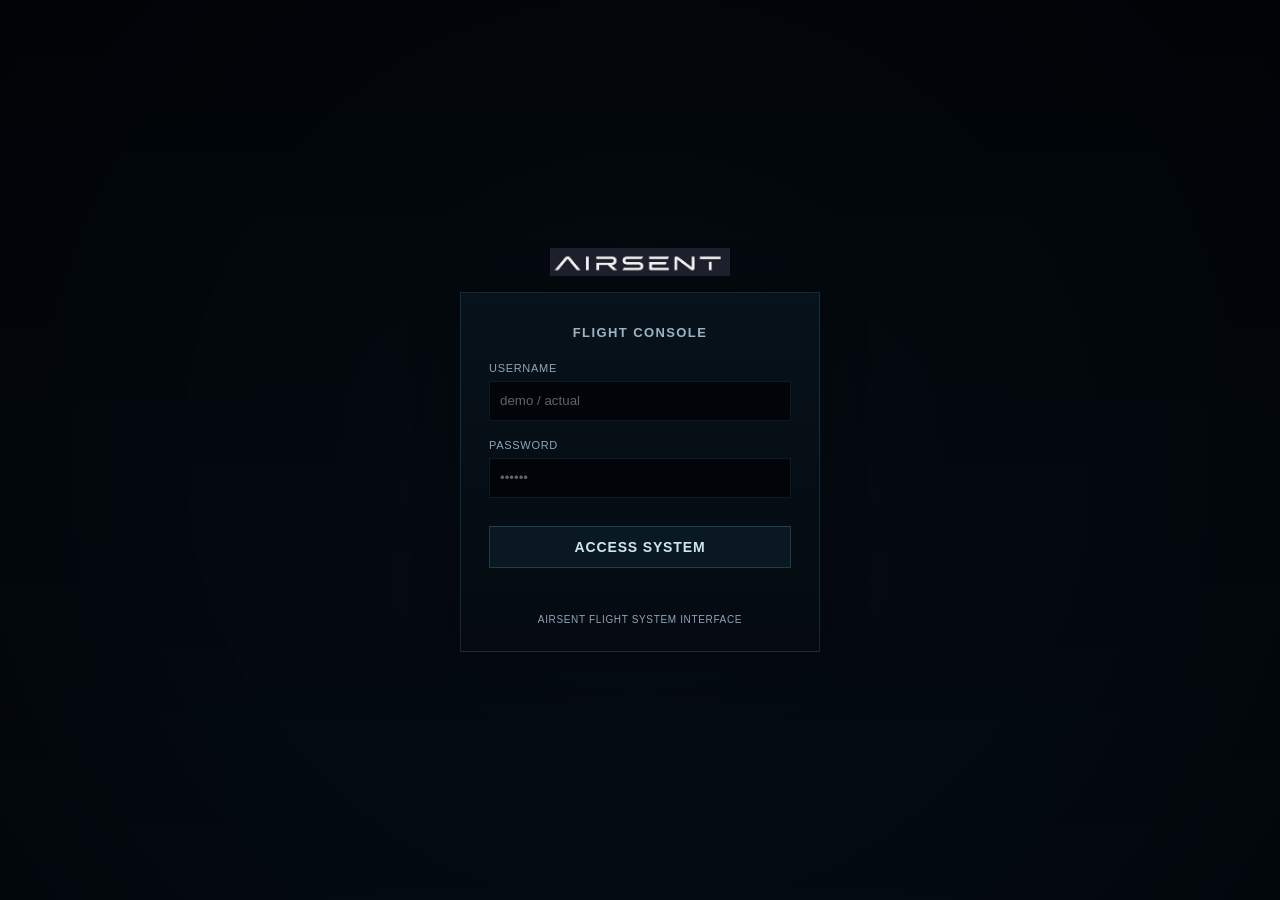
<file: index.html>
<!DOCTYPE html>
<html lang="en">
<head>
  <meta charset="UTF-8" />
  <meta name="viewport" content="width=device-width, initial-scale=1.0"/>
  <title>Airsent Flight Console</title>
  <link rel="stylesheet" href="styles.css" />
</head>
<body class="login-page-body">

  <!-- BOOT SCREEN -->
  <div id="bootOverlay" class="boot-overlay hidden">
    <div class="boot-panel">
      <img src="logo.png" alt="Airsent logo" class="boot-logo" />

      <div class="boot-title">FLIGHT CONSOLE</div>
      <div class="boot-subtitle">SYSTEM INITIALIZATION</div>

      <div class="boot-status-list">
        <div class="boot-status-row"><span>AUTHENTICATION</span><b id="bootStep1">PENDING</b></div>
        <div class="boot-status-row"><span>MODE PROFILE</span><b id="bootStep2">PENDING</b></div>
        <div class="boot-status-row"><span>UI SYSTEMS</span><b id="bootStep3">PENDING</b></div>
        <div class="boot-status-row"><span>TELEMETRY BUS</span><b id="bootStep4">PENDING</b></div>
        <div class="boot-status-row"><span>MISSION CONSOLE</span><b id="bootStep5">PENDING</b></div>
      </div>

      <div class="boot-progress-wrap">
        <div class="boot-progress-bar">
          <div id="bootProgressFill" class="boot-progress-fill"></div>
        </div>
      </div>

      <div id="bootMessage" class="boot-message">
        Starting secure session...
      </div>
    </div>
  </div>

  <!-- LOGIN -->
  <main class="login-shell">

    <!-- LOGO ABOVE BOX -->
    <div class="login-logo-wrap">
      <img src="logo.png" alt="Airsent logo" class="login-top-logo" />
    </div>

    <!-- LOGIN PANEL -->
    <section class="login-panel">

      <div class="login-title">FLIGHT CONSOLE</div>

      <div class="login-form">

        <div class="login-field">
          <label>USERNAME</label>
          <input type="text" id="username" placeholder="demo / actual" autocomplete="off" />
        </div>

        <div class="login-field">
          <label>PASSWORD</label>
          <input type="password" id="password" placeholder="••••••" />
        </div>

        <button id="loginBtn" class="login-submit-btn">
          ACCESS SYSTEM
        </button>

        <div id="errorMsg" class="login-error-msg">
          INVALID CREDENTIALS
        </div>

        <div class="login-footer-text">
          AIRSENT FLIGHT SYSTEM INTERFACE
        </div>

      </div>
    </section>
  </main>

  <script>
    const loginBtn = document.getElementById("loginBtn");
    const usernameEl = document.getElementById("username");
    const passwordEl = document.getElementById("password");
    const errorMsg = document.getElementById("errorMsg");

    const bootOverlay = document.getElementById("bootOverlay");
    const bootProgressFill = document.getElementById("bootProgressFill");
    const bootMessage = document.getElementById("bootMessage");

    const bootSteps = [
      document.getElementById("bootStep1"),
      document.getElementById("bootStep2"),
      document.getElementById("bootStep3"),
      document.getElementById("bootStep4"),
      document.getElementById("bootStep5")
    ];

    let selectedMode = null;

    function showError(msg){
      errorMsg.textContent = msg;
      errorMsg.classList.add("visible");
    }

    function hideError(){
      errorMsg.classList.remove("visible");
    }

    function validateLogin(){
      const username = usernameEl.value.trim().toLowerCase();
      const password = passwordEl.value.trim();

      hideError();

      if(password !== "123456"){
        showError("INVALID PASSWORD");
        return false;
      }

      if(username === "demo"){
        selectedMode = "demo";
        return true;
      }

      if(username === "actual"){
        selectedMode = "actual"; // ← FIXED: was "real", now matches all other pages
        return true;
      }

      showError("USERNAME MUST BE DEMO OR ACTUAL");
      return false;
    }

    function runBootSequence(){
      localStorage.setItem("airsentMode", selectedMode); // ← FIXED: was "mode", now "airsentMode"

      bootOverlay.classList.remove("hidden");

      const messages = [
        "Verifying operator credentials...",
        `Loading ${selectedMode} environment...`,
        "Starting UI systems...",
        "Initializing telemetry...",
        "Launching console..."
      ];

      let step = 0;

      function next(){
        if(step < bootSteps.length){
          bootSteps[step].textContent = "ONLINE";
          bootSteps[step].classList.add("ok");

          bootMessage.textContent = messages[step];
          bootProgressFill.style.width = ((step+1)/bootSteps.length)*100 + "%";

          step++;
          setTimeout(next, 450);
        } else {
          bootMessage.textContent = "System ready. Redirecting...";
          setTimeout(() => {
            window.location.href = "dashboard.html";
          }, 700);
        }
      }

      setTimeout(next, 300);
    }

    loginBtn.addEventListener("click", () => {
      if(validateLogin()){
        runBootSequence();
      }
    });

    passwordEl.addEventListener("keydown", (e)=>{
      if(e.key === "Enter"){
        if(validateLogin()){
          runBootSequence();
        }
      }
    });

    usernameEl.addEventListener("keydown", (e)=>{
      if(e.key === "Enter"){
        passwordEl.focus();
      }
    });
  </script>

</body>
</html>
</file>
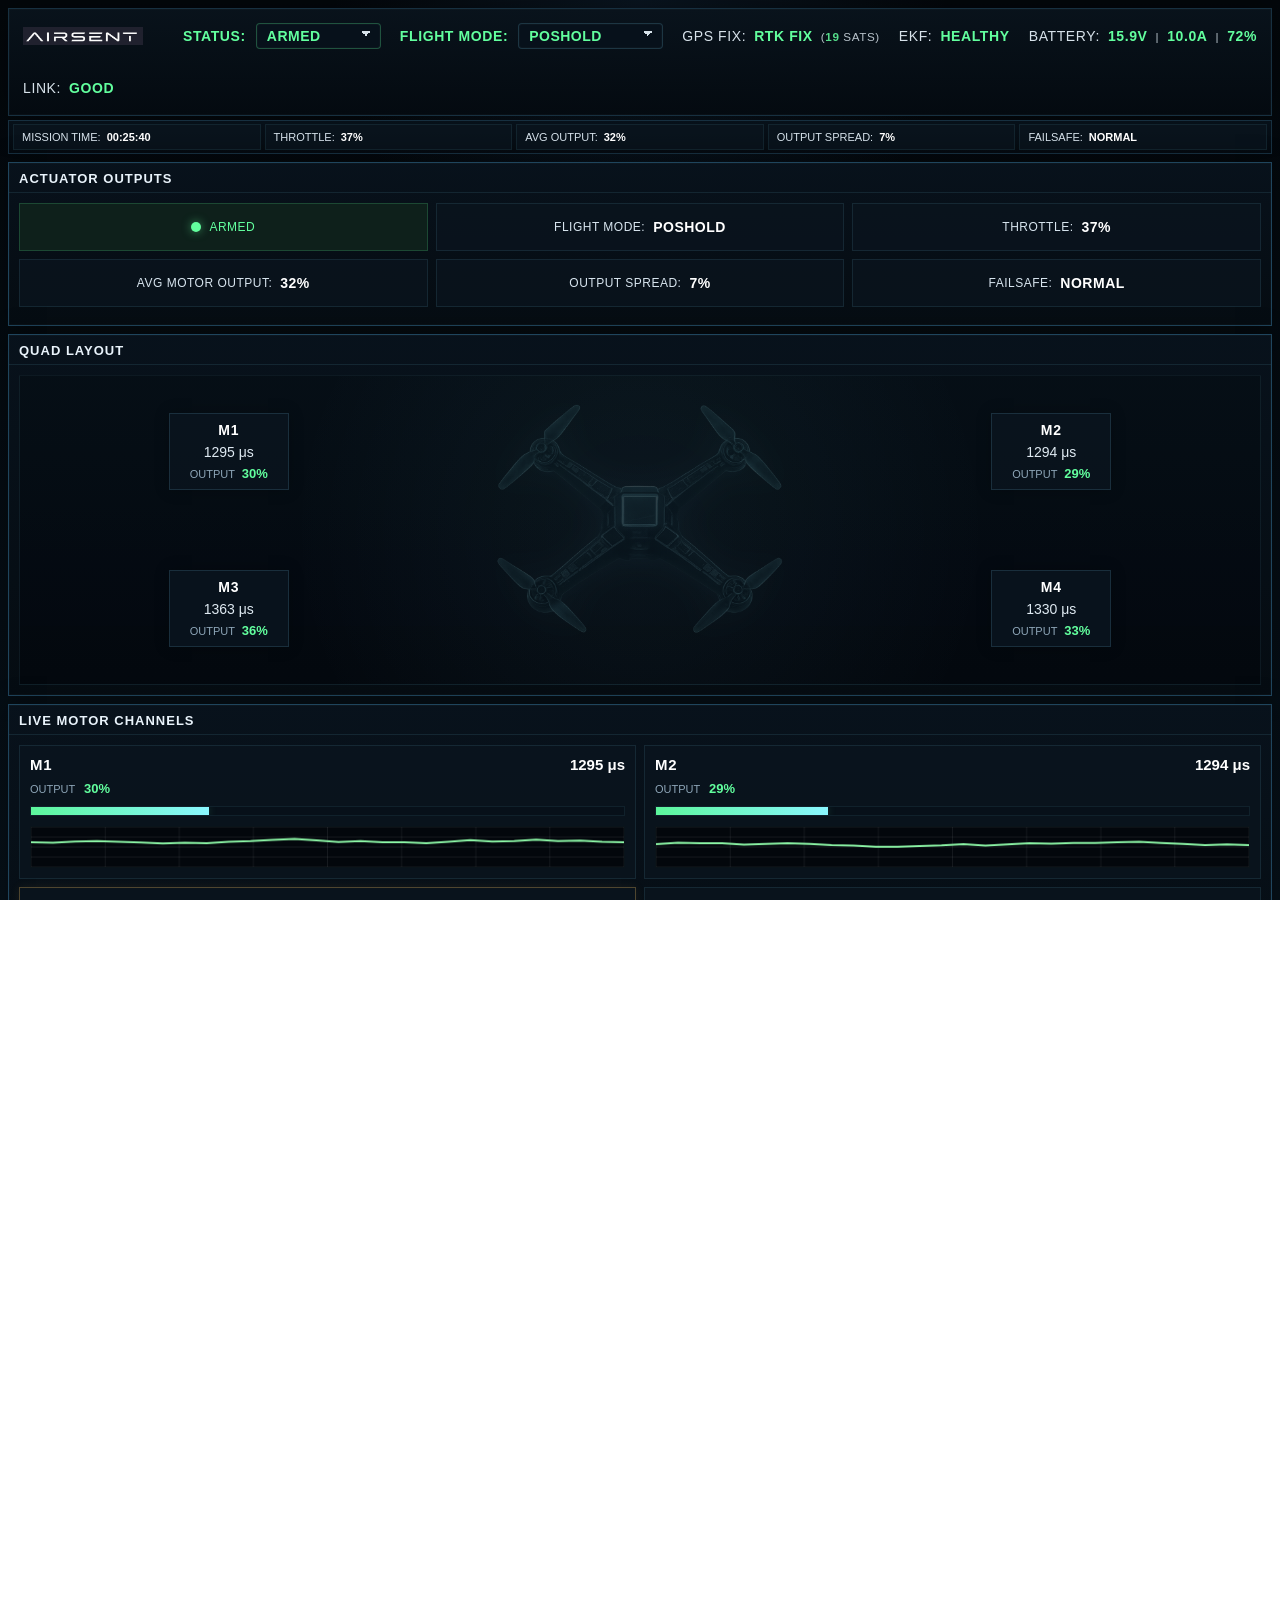
<file: actuators.html>
<!DOCTYPE html>
<html lang="en">
<head>
  <meta charset="UTF-8" />
  <meta name="viewport" content="width=device-width, initial-scale=1.0" />
  <title>Airsent GCS V1 - Actuator Outputs</title>
  <link rel="stylesheet" href="styles.css" />

  <style>
    .topbar,
    .topbar-main,
    .top-item,
    .top-status-group {
      overflow: visible !important;
    }

    .logo-dropdown {
      position: relative;
      display: inline-block;
      margin-right: 12px;
      z-index: 10000;
    }

    .logo-dropdown-btn {
      background: transparent;
      border: none;
      padding: 0;
      margin: 0;
      display: flex;
      align-items: center;
      cursor: pointer;
    }

    .logo-dropdown-btn img {
      display: block;
    }

    .logo-dropdown-menu {
      display: none;
      position: absolute;
      top: calc(100% + 8px);
      left: 0;
      min-width: 220px;
      background: #07111f;
      border: 1px solid rgba(0,255,170,0.25);
      box-shadow: 0 0 12px rgba(0, 255, 170, 0.12);
      border-radius: 8px;
      overflow: hidden;
      z-index: 10001;
    }

    .logo-dropdown-menu a {
      display: block;
      padding: 12px 14px;
      color: #d7e6f5;
      text-decoration: none;
      font-size: 14px;
      letter-spacing: 0.5px;
      text-transform: uppercase;
      background: #07111f;
    }

    .logo-dropdown-menu a:hover {
      background: #0d1b2d;
      color: #7fffd4;
    }

    .logo-dropdown:hover .logo-dropdown-menu,
    .logo-dropdown:focus-within .logo-dropdown-menu {
      display: block;
    }
  </style>
</head>
<body data-page="actuators">
  <div class="app-shell">
    <header class="topbar">
      <div class="topbar-main">
        <div class="top-item status top-status-group">
          <div class="logo-dropdown">
            <button class="logo-dropdown-btn" type="button" aria-label="Open navigation menu">
              <img src="logo.png" alt="Airsent logo" class="top-logo" />
            </button>
            <div class="logo-dropdown-menu">
      <a href="dashboard.html">Main Dashboard</a>
      <a href="mission.html">Mission Planner</a>
      <a href="preflight.html">Pre-Flight Checklist</a>
      <a href="parameters.html">Parameters</a>
      <a href="logs.html">Flight Logs</a>
      <a href="launch.html">Launch Sequencer</a>
      <a href="health.html">System Health</a>
      <a href="sensor-status.html">Sensor Status</a>
      <a href="actuators.html">Actuators</a>
    </div>
          </div>

          <span class="top-static-label">STATUS:</span>
          <select id="statusSelect" class="top-select status-select">
            <option value="armed" selected>ARMED</option>
            <option value="prearm">PRE ARM</option>
            <option value="disarmed">DISARMED</option>
          </select>
        </div>

        <div class="top-item top-mode-group">
          <span class="top-static-label">FLIGHT MODE:</span>
          <select id="flightModeSelect" class="top-select flightmode-select">
            <option>STABILIZE</option>
            <option>ALTHOLD</option>
            <option selected>POSHOLD</option>
            <option>LOITER</option>
            <option>AUTO</option>
            <option>GUIDED</option>
            <option>RTL</option>
            <option>LAND</option>
            <option>BRAKE</option>
            <option>SPORT</option>
            <option>ACRO</option>
            <option>DRIFT</option>
            <option>FLIP</option>
            <option>AUTOTUNE</option>
            <option>THROW</option>
            <option>SMART_RTL</option>
          </select>
        </div>

        <div class="top-item">
          GPS FIX: <span id="gpsFixTop">RTK FIX</span> <small>(<span id="satCountTop">19</span> SATS)</small>
        </div>

        <div class="top-item">
          EKF: <span id="ekfTop">HEALTHY</span>
        </div>

        <div class="top-item">
          BATTERY:
          <span id="topVoltage">15.8V</span>
          <small>|</small>
          <span id="topCurrent">10.2A</span>
          <small>|</small>
          <span id="topBattery">71%</span>
        </div>

        <div class="top-item link-box">
          LINK: <span id="linkTop">GOOD</span>
        </div>
      </div>
    </header>

    <section class="subbar">
      <div class="subbar-item">
        <div class="subbar-mainline">
          <span class="subbar-label">MISSION TIME:</span>
          <span id="missionTime">00:25:38</span>
        </div>
      </div>

      <div class="subbar-item">
        <div class="subbar-mainline">
          <span class="subbar-label">THROTTLE:</span>
          <span id="throttlePercent">35%</span>
        </div>
      </div>

      <div class="subbar-item">
        <div class="subbar-mainline">
          <span class="subbar-label">AVG OUTPUT:</span>
          <span id="avgMotorOutput">33%</span>
        </div>
      </div>

      <div class="subbar-item">
        <div class="subbar-mainline">
          <span class="subbar-label">OUTPUT SPREAD:</span>
          <span id="motorSpread">6%</span>
        </div>
      </div>

      <div class="subbar-item">
        <div class="subbar-mainline">
          <span class="subbar-label">FAILSAFE:</span>
          <span id="failsafeStateTop">NORMAL</span>
        </div>
      </div>
    </section>

    <main class="actuator-page">
      <section class="panel actuator-summary-panel">
        <div class="panel-title">ACTUATOR OUTPUTS</div>

        <div class="actuator-summary-strip">
          <div class="summary-chip ok">
            <span class="chip-dot"></span>
            <span>ARMED</span>
          </div>
          <div class="summary-chip">
            FLIGHT MODE: <b id="summaryMode">POSHOLD</b>
          </div>
          <div class="summary-chip">
            THROTTLE: <b id="summaryThrottle">35%</b>
          </div>
          <div class="summary-chip">
            AVG MOTOR OUTPUT: <b id="summaryAverage">33%</b>
          </div>
          <div class="summary-chip">
            OUTPUT SPREAD: <b id="summarySpread">6%</b>
          </div>
          <div class="summary-chip">
            FAILSAFE: <b id="summaryFailsafe">NORMAL</b>
          </div>
        </div>
      </section>

      <section class="panel actuator-quad-panel">
        <div class="panel-title">QUAD LAYOUT</div>

        <div class="quad-diagram">
          <img src="drone-silhouette.png" alt="Drone silhouette" class="quad-drone-silhouette" />

          <div class="motor-node motor-node-1" id="nodeM1">
            <div class="motor-node-title">M1</div>
            <div class="motor-node-pwm"><span id="quadM1Pwm">1325</span> μs</div>
            <div class="motor-node-out">OUTPUT <b id="quadM1Out">32%</b></div>
          </div>

          <div class="motor-node motor-node-2" id="nodeM2">
            <div class="motor-node-title">M2</div>
            <div class="motor-node-pwm"><span id="quadM2Pwm">1305</span> μs</div>
            <div class="motor-node-out">OUTPUT <b id="quadM2Out">31%</b></div>
          </div>

          <div class="motor-node motor-node-3" id="nodeM3">
            <div class="motor-node-title">M3</div>
            <div class="motor-node-pwm"><span id="quadM3Pwm">1340</span> μs</div>
            <div class="motor-node-out">OUTPUT <b id="quadM3Out">34%</b></div>
          </div>

          <div class="motor-node motor-node-4" id="nodeM4">
            <div class="motor-node-title">M4</div>
            <div class="motor-node-pwm"><span id="quadM4Pwm">1335</span> μs</div>
            <div class="motor-node-out">OUTPUT <b id="quadM4Out">33%</b></div>
          </div>
        </div>
      </section>

      <section class="panel actuator-cards-panel">
        <div class="panel-title">LIVE MOTOR CHANNELS</div>

        <div class="motor-cards-grid">
          <div class="motor-card" id="motorCard1">
            <div class="motor-card-top">
              <div class="motor-card-title">M1</div>
              <div class="motor-card-value"><span id="m1pwm">1325</span> μs</div>
            </div>
            <div class="motor-card-sub">
              OUTPUT <b id="m1out">32%</b>
            </div>
            <div class="motor-bar-wrap">
              <div class="motor-bar"><div class="motor-bar-fill" id="m1bar" style="width:32%;"></div></div>
            </div>
            <canvas id="motorSpark1"></canvas>
          </div>

          <div class="motor-card" id="motorCard2">
            <div class="motor-card-top">
              <div class="motor-card-title">M2</div>
              <div class="motor-card-value"><span id="m2pwm">1305</span> μs</div>
            </div>
            <div class="motor-card-sub">
              OUTPUT <b id="m2out">31%</b>
            </div>
            <div class="motor-bar-wrap">
              <div class="motor-bar"><div class="motor-bar-fill" id="m2bar" style="width:31%;"></div></div>
            </div>
            <canvas id="motorSpark2"></canvas>
          </div>

          <div class="motor-card" id="motorCard3">
            <div class="motor-card-top">
              <div class="motor-card-title">M3</div>
              <div class="motor-card-value"><span id="m3pwm">1340</span> μs</div>
            </div>
            <div class="motor-card-sub">
              OUTPUT <b id="m3out">34%</b>
            </div>
            <div class="motor-bar-wrap">
              <div class="motor-bar"><div class="motor-bar-fill" id="m3bar" style="width:34%;"></div></div>
            </div>
            <canvas id="motorSpark3"></canvas>
          </div>

          <div class="motor-card" id="motorCard4">
            <div class="motor-card-top">
              <div class="motor-card-title">M4</div>
              <div class="motor-card-value"><span id="m4pwm">1335</span> μs</div>
            </div>
            <div class="motor-card-sub">
              OUTPUT <b id="m4out">33%</b>
            </div>
            <div class="motor-bar-wrap">
              <div class="motor-bar"><div class="motor-bar-fill" id="m4bar" style="width:33%;"></div></div>
            </div>
            <canvas id="motorSpark4"></canvas>
          </div>
        </div>
      </section>

      <section class="panel actuator-graphs-panel">
        <div class="panel-title">OUTPUT TRENDS</div>

        <div class="dual-graphs">
          <div class="graph-block">
            <div class="graph-label">MOTOR PWM (μs)</div>
            <canvas id="motorPwmChart"></canvas>
            <div class="graph-legend">
              <span class="legend-item legend-m1">M1</span>
              <span class="legend-item legend-m2">M2</span>
              <span class="legend-item legend-m3">M3</span>
              <span class="legend-item legend-m4">M4</span>
            </div>
          </div>

          <div class="graph-block">
            <div class="graph-label">MOTOR OUTPUT (%)</div>
            <canvas id="motorOutputChart"></canvas>
            <div class="graph-legend">
              <span class="legend-item legend-m1">M1</span>
              <span class="legend-item legend-m2">M2</span>
              <span class="legend-item legend-m3">M3</span>
              <span class="legend-item legend-m4">M4</span>
            </div>
          </div>
        </div>
      </section>

      <section class="panel actuator-diagnostics-panel">
        <div class="panel-title">DIAGNOSTICS</div>

        <div class="diagnostics-grid">
          <div class="diag-row">
            <span>AVERAGE OUTPUT</span>
            <b id="diagAverage">33%</b>
          </div>
          <div class="diag-row">
            <span>HIGHEST MOTOR</span>
            <b id="diagHighest">M3 @ 1340 μs</b>
          </div>
          <div class="diag-row">
            <span>LOWEST MOTOR</span>
            <b id="diagLowest">M2 @ 1305 μs</b>
          </div>
          <div class="diag-row">
            <span>OUTPUT SPREAD</span>
            <b id="diagSpread">6%</b>
          </div>
          <div class="diag-row">
            <span>OSCILLATION</span>
            <b id="diagOscillation">LOW</b>
          </div>
          <div class="diag-row">
            <span>STATUS</span>
            <b id="diagStatus">NO WARNINGS</b>
          </div>
        </div>
      </section>

      <section class="panel actuator-tests-panel">
        <div class="panel-title">MOTOR TESTS</div>

        <div class="tests-warning">
          PROPS MUST BE REMOVED BEFORE RUNNING ANY MOTOR TEST.
        </div>

        <div class="tests-grid">
          <button class="test-btn" data-motor="1">M1 TEST</button>
          <button class="test-btn" data-motor="2">M2 TEST</button>
          <button class="test-btn" data-motor="3">M3 TEST</button>
          <button class="test-btn" data-motor="4">M4 TEST</button>
        </div>

        <button class="test-btn stop-btn" data-motor="all-stop">ALL MOTORS STOP</button>
      </section>
    </main>
  </div>

  <script>
    const missionTimeEl = document.getElementById("missionTime");
    const topVoltage = document.getElementById("topVoltage");
    const topCurrent = document.getElementById("topCurrent");
    const topBattery = document.getElementById("topBattery");
    const throttlePercent = document.getElementById("throttlePercent");
    const avgMotorOutput = document.getElementById("avgMotorOutput");
    const motorSpreadEl = document.getElementById("motorSpread");
    const failsafeStateTop = document.getElementById("failsafeStateTop");

    const summaryMode = document.getElementById("summaryMode");
    const summaryThrottle = document.getElementById("summaryThrottle");
    const summaryAverage = document.getElementById("summaryAverage");
    const summarySpread = document.getElementById("summarySpread");
    const summaryFailsafe = document.getElementById("summaryFailsafe");

    const diagAverage = document.getElementById("diagAverage");
    const diagHighest = document.getElementById("diagHighest");
    const diagLowest = document.getElementById("diagLowest");
    const diagSpread = document.getElementById("diagSpread");
    const diagOscillation = document.getElementById("diagOscillation");
    const diagStatus = document.getElementById("diagStatus");

    const pwmEls = [
      document.getElementById("m1pwm"),
      document.getElementById("m2pwm"),
      document.getElementById("m3pwm"),
      document.getElementById("m4pwm")
    ];

    const outEls = [
      document.getElementById("m1out"),
      document.getElementById("m2out"),
      document.getElementById("m3out"),
      document.getElementById("m4out")
    ];

    const quadPwmEls = [
      document.getElementById("quadM1Pwm"),
      document.getElementById("quadM2Pwm"),
      document.getElementById("quadM3Pwm"),
      document.getElementById("quadM4Pwm")
    ];

    const quadOutEls = [
      document.getElementById("quadM1Out"),
      document.getElementById("quadM2Out"),
      document.getElementById("quadM3Out"),
      document.getElementById("quadM4Out")
    ];

    const barEls = [
      document.getElementById("m1bar"),
      document.getElementById("m2bar"),
      document.getElementById("m3bar"),
      document.getElementById("m4bar")
    ];

    const motorCards = [
      document.getElementById("motorCard1"),
      document.getElementById("motorCard2"),
      document.getElementById("motorCard3"),
      document.getElementById("motorCard4")
    ];

    const motorNodes = [
      document.getElementById("nodeM1"),
      document.getElementById("nodeM2"),
      document.getElementById("nodeM3"),
      document.getElementById("nodeM4")
    ];

    const statusSelect = document.getElementById("statusSelect");
    const flightModeSelect = document.getElementById("flightModeSelect");
    const testButtons = document.querySelectorAll(".test-btn");

    let missionSeconds = 25 * 60 + 38;
    let flightMode = flightModeSelect ? flightModeSelect.value : "POSHOLD";
    let manualTestMotor = null;
    let manualTestTicksRemaining = 0;

    function pad(n) {
      return String(n).padStart(2, "0");
    }

    function rand(min, max) {
      return Math.random() * (max - min) + min;
    }

    function pwmToPercent(pwm) {
      return Math.round(((pwm - 1000) / 1000) * 100);
    }

    function updateMissionTime() {
      missionSeconds++;
      const hours = Math.floor(missionSeconds / 3600);
      const minutes = Math.floor((missionSeconds % 3600) / 60);
      const seconds = missionSeconds % 60;
      missionTimeEl.textContent = `${pad(hours)}:${pad(minutes)}:${pad(seconds)}`;
    }

    function applyMotorFaultState(pwm, outputs, average, spread) {
      let failsafe = "NORMAL";
      let status = "NO WARNINGS";
      let oscillation = "LOW";

      if (spread >= 8) {
        status = "OUTPUT IMBALANCE";
        oscillation = "MED";
      }

      if (spread >= 12) {
        failsafe = "WATCH";
        status = "HIGH SPREAD";
        oscillation = "HIGH";
      }

      let motorFaultDetected = false;

      pwm.forEach((value, i) => {
        const card = motorCards[i];
        const node = motorNodes[i];
        const output = outputs[i];

        card.classList.remove("warn-card", "hot-card", "motor-fault");
        node.classList.remove("motor-fault");

        if (output >= average + 4) {
          card.classList.add("warn-card");
        }

        if (output >= average + 7) {
          card.classList.add("hot-card");
        }

        const faultDetected =
          output > 85 ||
          value < 1050 ||
          value > 1950;

        if (faultDetected) {
          motorFaultDetected = true;
          card.classList.add("motor-fault");
          node.classList.add("motor-fault");
        }
      });

      if (motorFaultDetected) {
        failsafe = "MOTOR";
        status = "MOTOR FAULT";
        oscillation = "HIGH";
      }

      failsafeStateTop.textContent = failsafe;
      summaryFailsafe.textContent = failsafe;
      diagOscillation.textContent = oscillation;
      diagStatus.textContent = status;
    }

    function applyStatusClass() {
      if (!statusSelect) return;
      statusSelect.classList.remove("status-armed", "status-prearm", "status-disarmed");
      if (statusSelect.value === "armed") statusSelect.classList.add("status-armed");
      if (statusSelect.value === "prearm") statusSelect.classList.add("status-prearm");
      if (statusSelect.value === "disarmed") statusSelect.classList.add("status-disarmed");
    }

    function updateActuatorPage() {
      updateMissionTime();

      flightMode = flightModeSelect ? flightModeSelect.value : flightMode;

      let pwm = [
        Math.floor(rand(1295, 1360)),
        Math.floor(rand(1288, 1350)),
        Math.floor(rand(1305, 1375)),
        Math.floor(rand(1298, 1365))
      ];

      const forceFault = Math.random() > 0.94;
      if (forceFault) {
        const faultIndex = Math.floor(rand(0, 4));
        pwm[faultIndex] = Math.floor(rand(1910, 1985));
      }

      if (manualTestMotor !== null && manualTestTicksRemaining > 0) {
        pwm[manualTestMotor] = Math.floor(rand(1760, 1880));
        manualTestTicksRemaining--;
      } else {
        manualTestMotor = null;
      }

      const outputs = pwm.map(pwmToPercent);
      const average = Math.round(outputs.reduce((a, b) => a + b, 0) / outputs.length);
      const spread = Math.max(...outputs) - Math.min(...outputs);
      const highestIndex = outputs.indexOf(Math.max(...outputs));
      const lowestIndex = outputs.indexOf(Math.min(...outputs));

      const throttle = Math.round(rand(31, 38));
      const voltage = rand(15.5, 16.0).toFixed(1);
      const current = rand(9.6, 12.4).toFixed(1);
      const battery = Math.floor(rand(68, 73));

      topVoltage.textContent = `${voltage}V`;
      topCurrent.textContent = `${current}A`;
      topBattery.textContent = `${battery}%`;

      throttlePercent.textContent = `${throttle}%`;
      avgMotorOutput.textContent = `${average}%`;
      motorSpreadEl.textContent = `${spread}%`;

      summaryMode.textContent = flightMode;
      summaryThrottle.textContent = `${throttle}%`;
      summaryAverage.textContent = `${average}%`;
      summarySpread.textContent = `${spread}%`;

      diagAverage.textContent = `${average}%`;
      diagHighest.textContent = `M${highestIndex + 1} @ ${pwm[highestIndex]} μs`;
      diagLowest.textContent = `M${lowestIndex + 1} @ ${pwm[lowestIndex]} μs`;
      diagSpread.textContent = `${spread}%`;

      pwm.forEach((value, i) => {
        pwmEls[i].textContent = value;
        quadPwmEls[i].textContent = value;
        outEls[i].textContent = `${outputs[i]}%`;
        quadOutEls[i].textContent = `${outputs[i]}%`;
        barEls[i].style.width = `${outputs[i]}%`;
      });

      applyStatusClass();
      applyMotorFaultState(pwm, outputs, average, spread);
    }

    function randomSeries(length, base = 0.5, variation = 0.1) {
      const arr = [];
      let current = base;
      for (let i = 0; i < length; i++) {
        current += (Math.random() - 0.5) * variation;
        current = Math.max(0.08, Math.min(0.92, current));
        arr.push(current);
      }
      return arr;
    }

    function drawChart(canvasId, lines, gridX = 10, gridY = 5) {
      const canvas = document.getElementById(canvasId);
      if (!canvas) return;
      const ctx = canvas.getContext("2d");

      function render() {
        const rect = canvas.getBoundingClientRect();
        const width = rect.width;
        const height = rect.height;
        if (width <= 0 || height <= 0) return;

        canvas.width = width * window.devicePixelRatio;
        canvas.height = height * window.devicePixelRatio;
        ctx.setTransform(window.devicePixelRatio, 0, 0, window.devicePixelRatio, 0, 0);

        ctx.clearRect(0, 0, width, height);
        ctx.fillStyle = "#03070c";
        ctx.fillRect(0, 0, width, height);

        ctx.strokeStyle = "rgba(255,255,255,0.08)";
        ctx.lineWidth = 1;

        for (let x = 0; x <= gridX; x++) {
          const px = (x / gridX) * width;
          ctx.beginPath();
          ctx.moveTo(px, 0);
          ctx.lineTo(px, height);
          ctx.stroke();
        }

        for (let y = 0; y <= gridY; y++) {
          const py = (y / gridY) * height;
          ctx.beginPath();
          ctx.moveTo(0, py);
          ctx.lineTo(width, py);
          ctx.stroke();
        }

        for (const line of lines) {
          ctx.beginPath();
          ctx.strokeStyle = line.color;
          ctx.lineWidth = line.width || 2;

          line.data.forEach((v, i) => {
            const x = (i / (line.data.length - 1)) * width;
            const y = height - v * height;
            if (i === 0) ctx.moveTo(x, y);
            else ctx.lineTo(x, y);
          });

          ctx.stroke();
        }
      }

      render();
      window.addEventListener("resize", render);
    }

    if (flightModeSelect) {
      flightModeSelect.addEventListener("change", () => {
        summaryMode.textContent = flightModeSelect.value;
      });
    }

    if (statusSelect) {
      statusSelect.addEventListener("change", applyStatusClass);
      applyStatusClass();
    }

    testButtons.forEach((btn) => {
      btn.addEventListener("click", () => {
        const motor = btn.dataset.motor;
        if (motor === "all-stop") {
          manualTestMotor = null;
          manualTestTicksRemaining = 0;
          return;
        }
        manualTestMotor = Number(motor) - 1;
        manualTestTicksRemaining = 5;
      });
    });

    drawChart("motorSpark1", [{ color: "#8df7a7", data: randomSeries(28, 0.62, 0.08), width: 2 }], 8, 4);
    drawChart("motorSpark2", [{ color: "#8df7a7", data: randomSeries(28, 0.56, 0.08), width: 2 }], 8, 4);
    drawChart("motorSpark3", [{ color: "#8df7a7", data: randomSeries(28, 0.68, 0.08), width: 2 }], 8, 4);
    drawChart("motorSpark4", [{ color: "#8df7a7", data: randomSeries(28, 0.64, 0.08), width: 2 }], 8, 4);

    drawChart("motorPwmChart", [
      { color: "#7fdcff", data: randomSeries(50, 0.56, 0.08) },
      { color: "#7fff98", data: randomSeries(50, 0.62, 0.08) },
      { color: "#d8ff73", data: randomSeries(50, 0.68, 0.08) },
      { color: "#8bc1ff", data: randomSeries(50, 0.60, 0.08) }
    ], 14, 5);

    drawChart("motorOutputChart", [
      { color: "#7fdcff", data: randomSeries(50, 0.30, 0.05) },
      { color: "#7fff98", data: randomSeries(50, 0.32, 0.05) },
      { color: "#d8ff73", data: randomSeries(50, 0.34, 0.05) },
      { color: "#8bc1ff", data: randomSeries(50, 0.33, 0.05) }
    ], 14, 5);

    setInterval(updateActuatorPage, 1000);
    updateActuatorPage();
  </script>
</body>
</html>
</file>
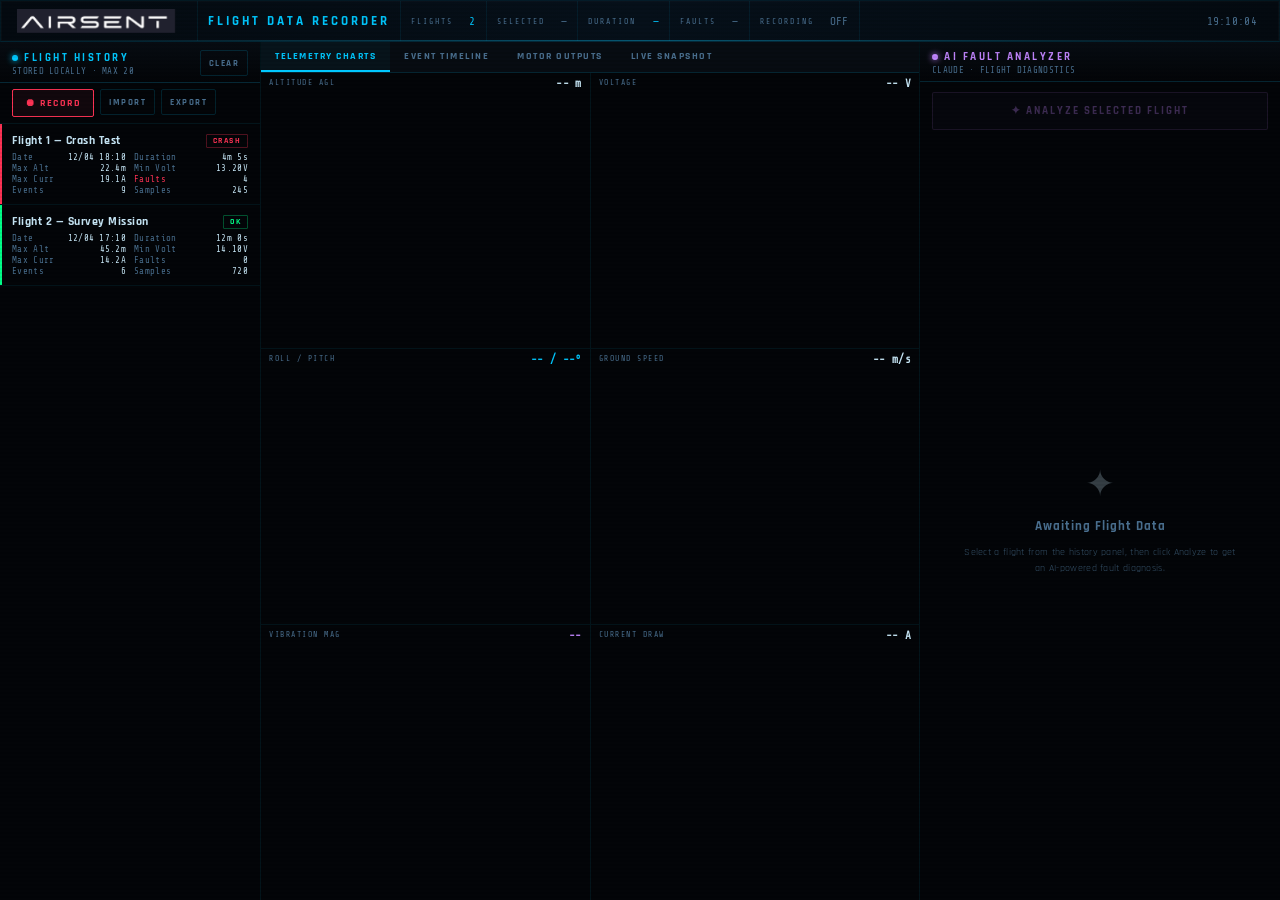
<file: logs.html>
<!DOCTYPE html>
<html lang="en">
<head>
<meta charset="UTF-8">
<meta name="viewport" content="width=device-width, initial-scale=1.0">
<title>Airsent — Flight Logs</title>
<link rel="stylesheet" href="styles.css">
<link rel="preconnect" href="https://fonts.googleapis.com">
<link rel="stylesheet" href="https://fonts.googleapis.com/css2?family=Rajdhani:wght@400;500;600;700&family=Share+Tech+Mono&display=swap">
<style>
*, *::before, *::after { box-sizing: border-box; margin: 0; padding: 0; }

:root {
  --bg:    #030508;
  --bg1:   #070c12;
  --bg2:   #0c1520;
  --bg3:   #111e2e;
  --line:  rgba(0,200,255,.08);
  --line2: rgba(0,200,255,.15);
  --cyan:  #00c8ff;
  --green: #00ff88;
  --amber: #ffb800;
  --red:   #ff3355;
  --purple:#c084fc;
  --text:  #c8e8f8;
  --text2: #4a7090;
  --mono:  'Share Tech Mono', monospace;
  --head:  'Rajdhani', sans-serif;
}

body {
  height: 100vh; overflow: hidden;
  background: var(--bg);
  color: var(--text);
  font-family: var(--head);
  display: flex; flex-direction: column;
  letter-spacing: .3px;
}

/* Scanline overlay */
body::after {
  content: '';
  position: fixed; inset: 0;
  background: repeating-linear-gradient(0deg, transparent, transparent 2px, rgba(0,0,0,.06) 2px, rgba(0,0,0,.06) 4px);
  pointer-events: none; z-index: 9999;
}

/* Nav */
.logo-dropdown { position:relative; display:inline-block; }
.logo-dropdown-btn { background:transparent; border:none; padding:0; display:flex; align-items:center; cursor:pointer; }
.logo-dropdown-menu { display:none; position:absolute; top:calc(100%+6px); left:0; min-width:220px; background:#070c12; border:1px solid var(--line2); border-radius:4px; overflow:hidden; z-index:9999; box-shadow:0 0 30px rgba(0,200,255,.1); }
.logo-dropdown-menu a { display:block; padding:10px 14px; color:var(--text); text-decoration:none; font-size:13px; font-family:var(--head); letter-spacing:.5px; border-bottom:1px solid var(--line); }
.logo-dropdown-menu a:hover { background:rgba(0,200,255,.06); color:var(--cyan); }
.logo-dropdown:hover .logo-dropdown-menu, .logo-dropdown:focus-within .logo-dropdown-menu { display:block; }

/* ── Topbar ─────────────────────────────────────────────── */
.topbar {
  flex-shrink: 0; height: 42px;
  background: linear-gradient(90deg, #040a10, #06101a, #040a10);
  border-bottom: 1px solid var(--line2);
  display: flex; align-items: center; padding: 0 12px; gap: 0;
  position: relative;
}
.topbar::after {
  content: ''; position: absolute; bottom: 0; left: 0; right: 0; height: 1px;
  background: linear-gradient(90deg, transparent, var(--cyan), transparent);
  opacity: .4;
}
.tb-seg { display:flex; align-items:center; gap:6px; padding:0 10px; border-right:1px solid var(--line); height:100%; }
.tb-seg:first-child { padding-left:4px; }
.tb-label { font-size:8px; letter-spacing:2px; color:var(--text2); text-transform:uppercase; font-family:var(--mono); }
.tb-val { font-size:11px; font-family:var(--mono); }
.tb-val.c { color:var(--cyan); }
.tb-val.g { color:var(--green); }
.tb-val.a { color:var(--amber); }
.tb-val.r { color:var(--red); animation:blink-r .7s infinite; }
.tb-title { font-size:13px; letter-spacing:3px; font-weight:700; color:var(--cyan); text-transform:uppercase; }
.tb-right { margin-left:auto; display:flex; align-items:center; gap:6px; }
@keyframes blink-r { 0%,100%{opacity:1} 50%{opacity:.3} }

/* ── Body grid ──────────────────────────────────────────── */
.body {
  flex: 1; min-height: 0;
  display: grid;
  grid-template-columns: 260px 1fr 360px;
  grid-template-rows: 1fr;
  gap: 1px;
  background: var(--line);
  overflow: hidden;
}

/* ── Panel base ─────────────────────────────────────────── */
.pnl { background: var(--bg); display: flex; flex-direction: column; overflow: hidden; position: relative; }

.pnl-head {
  padding: 8px 12px 6px;
  border-bottom: 1px solid var(--line2);
  flex-shrink: 0;
  display: flex; align-items: center; justify-content: space-between;
  background: linear-gradient(180deg, var(--bg1), var(--bg));
}
.pnl-title {
  font-size: 11px; font-weight: 700; letter-spacing: 2.5px;
  text-transform: uppercase; color: var(--cyan);
  display: flex; align-items: center; gap: 6px;
}
.pnl-title::before {
  content: ''; width: 6px; height: 6px; background: var(--cyan);
  border-radius: 50%; box-shadow: 0 0 6px var(--cyan);
}
.pnl-sub { font-size: 9px; color: var(--text2); font-family: var(--mono); margin-top: 1px; }

/* ── Flight list ────────────────────────────────────────── */
.rec-bar {
  padding: 6px 12px; border-bottom: 1px solid var(--line);
  display: flex; gap: 6px; flex-shrink: 0;
}
.btn {
  height: 28px; padding: 0 12px; border-radius: 2px; border: 1px solid;
  font-size: 10px; font-weight: 700; letter-spacing: 1.5px; text-transform: uppercase;
  cursor: pointer; font-family: var(--head); transition: all .12s;
}
.btn-rec { border-color: var(--red); color: var(--red); background: rgba(255,51,85,.06); }
.btn-rec:hover { background: rgba(255,51,85,.15); box-shadow: 0 0 12px rgba(255,51,85,.2); }
.btn-stop { border-color: var(--green); color: var(--green); background: rgba(0,255,136,.06); }
.btn-stop:hover { background: rgba(0,255,136,.15); }
.btn-sm { height:26px; padding:0 8px; border-color:var(--line2); color:var(--text2); background:transparent; font-size:9px; }
.btn-sm:hover { border-color:var(--cyan); color:var(--cyan); }

.flights-list { flex:1; overflow-y:auto; scrollbar-width:none; }
.flights-list::-webkit-scrollbar { display:none; }

.fi {
  padding: 9px 12px; border-bottom: 1px solid var(--line);
  cursor: pointer; transition: background .1s; position: relative;
}
.fi::before { content:''; position:absolute; left:0; top:0; bottom:0; width:2px; background:transparent; transition:background .2s; }
.fi:hover { background: rgba(0,200,255,.03); }
.fi.sel { background: rgba(0,200,255,.05); }
.fi.sel::before { background: var(--cyan); }
.fi.crash::before { background: var(--red) !important; }
.fi.warn::before { background: var(--amber) !important; }
.fi.ok::before { background: var(--green) !important; }
.fi.rec-active::before { background: var(--red); animation: pulse-left 1s infinite; }
@keyframes pulse-left { 0%,100%{opacity:1;box-shadow:0 0 4px var(--red)} 50%{opacity:.4;box-shadow:none} }

.fi-top { display:flex; align-items:center; justify-content:space-between; margin-bottom:4px; }
.fi-name { font-size:12px; font-weight:700; color:var(--text); letter-spacing:.5px; }
.fi-badge {
  font-size:8px; font-weight:700; letter-spacing:1.5px; text-transform:uppercase;
  padding:1px 6px; border:1px solid; border-radius:1px;
}
.fi-badge.ok     { color:var(--green); border-color:rgba(0,255,136,.3); }
.fi-badge.crash  { color:var(--red);   border-color:rgba(255,51,85,.3); }
.fi-badge.warn   { color:var(--amber); border-color:rgba(255,184,0,.3); }
.fi-badge.live   { color:var(--red);   border-color:rgba(255,51,85,.4); animation:blink-r .6s infinite; }

.fi-grid { display:grid; grid-template-columns:1fr 1fr; gap:1px 8px; }
.fi-stat { font-size:9px; color:var(--text2); font-family:var(--mono); display:flex; justify-content:space-between; }
.fi-stat span:last-child { color:var(--text); }

/* ── CENTER: Data view ──────────────────────────────────── */
.data-view { display: flex; flex-direction: column; overflow: hidden; }

/* Tab bar */
.tabs {
  display: flex; flex-shrink: 0;
  border-bottom: 1px solid var(--line2);
  background: var(--bg1);
}
.tab {
  padding: 8px 14px; font-size: 10px; font-weight: 700; letter-spacing: 1.5px;
  text-transform: uppercase; cursor: pointer; color: var(--text2);
  border-bottom: 2px solid transparent; transition: all .15s; white-space: nowrap;
  font-family: var(--head);
}
.tab:hover { color: var(--text); }
.tab.active { color: var(--cyan); border-bottom-color: var(--cyan); background: rgba(0,200,255,.04); }

/* Tab content */
.tab-content { flex:1; overflow:hidden; display:none; flex-direction:column; }
.tab-content.active { display:flex; }

/* Charts tab */
.charts-grid {
  flex: 1; display: grid;
  grid-template-columns: 1fr 1fr;
  grid-template-rows: 1fr 1fr 1fr;
  gap: 1px; background: var(--line); overflow: hidden;
}
.chart-cell {
  background: var(--bg); position: relative; overflow: hidden;
  display: flex; flex-direction: column;
}
.chart-label {
  position: absolute; top: 5px; left: 8px; z-index: 2;
  font-size: 8px; letter-spacing: 1.5px; text-transform: uppercase;
  color: var(--text2); font-family: var(--mono);
}
.chart-val {
  position: absolute; top: 4px; right: 8px; z-index: 2;
  font-size: 11px; font-family: var(--mono); font-weight: 700;
}
canvas.chart-canvas { flex:1; width:100%; }

/* Timeline tab */
.timeline-wrap { flex:1; display:flex; flex-direction:column; overflow:hidden; }
.timeline-scrubber {
  flex-shrink:0; padding:8px 12px; border-bottom:1px solid var(--line);
  display:flex; align-items:center; gap:10px;
}
.scrubber-track {
  flex:1; height:6px; background:var(--bg2); border-radius:1px; position:relative; cursor:pointer;
  border:1px solid var(--line2);
}
.scrubber-fill { height:100%; background:var(--cyan); border-radius:1px; opacity:.7; pointer-events:none; }
.scrubber-head {
  position:absolute; top:-5px; width:4px; height:16px;
  background:var(--cyan); border-radius:1px; pointer-events:none;
  box-shadow:0 0 8px var(--cyan);
}
.scrubber-time { font-family:var(--mono); font-size:10px; color:var(--cyan); flex-shrink:0; width:52px; text-align:right; }

.timeline-events { flex:1; overflow-y:auto; scrollbar-width:thin; scrollbar-color:var(--line2) transparent; }
.timeline-events::-webkit-scrollbar { width:3px; }
.timeline-events::-webkit-scrollbar-thumb { background:var(--bg3); }
.tl-row {
  display:grid; grid-template-columns:60px 48px 60px 1fr;
  gap:8px; padding:4px 12px; border-bottom:1px solid rgba(0,200,255,.04);
  align-items:start; font-size:10px; cursor:pointer; transition:background .08s;
}
.tl-row:hover { background:rgba(0,200,255,.04); }
.tl-row.highlighted { background:rgba(255,184,0,.04); border-left:2px solid var(--amber); }
.tl-t { color:var(--text2); font-family:var(--mono); padding-top:1px; }
.tl-c { font-weight:700; letter-spacing:.8px; text-transform:uppercase; font-size:8px; padding-top:2px; }
.tl-c.ok    { color:var(--green); }
.tl-c.warn  { color:var(--amber); }
.tl-c.fault { color:var(--red); }
.tl-c.info  { color:var(--cyan); }
.tl-c.data  { color:var(--text2); }
.tl-src { color:var(--text2); font-family:var(--mono); font-size:9px; padding-top:2px; }
.tl-msg { color:var(--text); line-height:1.4; }

/* Motors tab */
.motors-view { flex:1; display:grid; grid-template-columns:1fr 1fr; grid-template-rows:1fr 1fr; gap:1px; background:var(--line); overflow:hidden; }
.motor-cell {
  background:var(--bg); display:flex; flex-direction:column;
  align-items:center; justify-content:center; padding:12px; gap:8px; position:relative;
}
.motor-cell::before {
  content:''; position:absolute; inset:0;
  background:radial-gradient(ellipse at center, rgba(0,200,255,.03), transparent 70%);
  pointer-events:none;
}
.motor-id { font-size:11px; font-weight:700; letter-spacing:2px; color:var(--text2); }
.motor-pwm { font-size:28px; font-weight:700; font-family:var(--mono); line-height:1; }
.motor-pct { font-size:11px; color:var(--text2); font-family:var(--mono); }
.motor-bar-wrap { width:80%; height:4px; background:var(--bg3); border-radius:2px; overflow:hidden; }
.motor-bar { height:100%; border-radius:2px; transition:width .4s; }
.motor-cell.m1 .motor-pwm { color:var(--cyan); }
.motor-cell.m2 .motor-pwm { color:var(--green); }
.motor-cell.m3 .motor-pwm { color:var(--amber); }
.motor-cell.m4 .motor-pwm { color:var(--purple); }
.motor-cell.fault-cell { background:rgba(255,51,85,.06); }
.motor-cell.fault-cell .motor-pwm { color:var(--red) !important; }
.motor-status { font-size:8px; letter-spacing:1.5px; text-transform:uppercase; }
.motor-status.ok { color:var(--green); }
.motor-status.warn { color:var(--amber); }
.motor-status.fault { color:var(--red); animation:blink-r .6s infinite; }

/* Telemetry tab */
.telem-grid {
  flex:1; display:grid;
  grid-template-columns:repeat(4, 1fr);
  grid-template-rows:repeat(3, 1fr);
  gap:1px; background:var(--line); overflow:hidden;
}
.telem-cell {
  background:var(--bg); display:flex; flex-direction:column;
  justify-content:center; padding:10px 14px; position:relative;
  overflow:hidden;
}
.telem-cell::after {
  content:''; position:absolute; bottom:0; left:0; right:0; height:1px;
  background:linear-gradient(90deg, transparent, var(--cyan), transparent);
  opacity:0; transition:opacity .3s;
}
.telem-cell:hover::after { opacity:.3; }
.tc-label { font-size:8px; letter-spacing:1.5px; text-transform:uppercase; color:var(--text2); font-family:var(--mono); margin-bottom:4px; }
.tc-val { font-size:22px; font-weight:700; font-family:var(--mono); line-height:1; }
.tc-val.c{color:var(--cyan);} .tc-val.g{color:var(--green);} .tc-val.a{color:var(--amber);} .tc-val.r{color:var(--red);}
.tc-sub { font-size:9px; color:var(--text2); font-family:var(--mono); margin-top:3px; }
.tc-spark { position:absolute; bottom:0; left:0; right:0; height:28px; opacity:.4; }

/* ── RIGHT: AI Analyzer ─────────────────────────────────── */
.analyzer { display:flex; flex-direction:column; overflow:hidden; }
.analyzer .pnl-title::before { background:var(--purple); box-shadow:0 0 6px var(--purple); }
.analyzer .pnl-title { color:var(--purple); }

.analyze-btn {
  margin: 10px 12px 8px; height:38px; border-radius:2px;
  border:1px solid rgba(192,132,252,.4); background:rgba(192,132,252,.07);
  color:var(--purple); font-size:11px; font-weight:700; letter-spacing:2px;
  text-transform:uppercase; cursor:pointer; font-family:var(--head);
  transition:all .15s; display:flex; align-items:center; justify-content:center; gap:8px;
  flex-shrink:0;
}
.analyze-btn:hover { background:rgba(192,132,252,.15); box-shadow:0 0 20px rgba(192,132,252,.2); }
.analyze-btn:disabled { opacity:.3; cursor:not-allowed; }

.ai-body { flex:1; overflow-y:auto; padding:10px 12px; scrollbar-width:thin; scrollbar-color:var(--line2) transparent; display:flex; flex-direction:column; gap:10px; }
.ai-body::-webkit-scrollbar { width:3px; }
.ai-body::-webkit-scrollbar-thumb { background:var(--bg3); }

/* Spinner */
.ai-spin-wrap { display:flex; flex-direction:column; align-items:center; gap:10px; padding:24px; }
.ai-spinner { width:36px; height:36px; border:2px solid rgba(192,132,252,.15); border-top-color:var(--purple); border-radius:50%; animation:spin .7s linear infinite; }
@keyframes spin { to{transform:rotate(360deg)} }
.ai-spin-txt { font-size:9px; letter-spacing:2px; color:var(--text2); text-transform:uppercase; font-family:var(--mono); }

/* Verdict */
.ai-verdict {
  border:1px solid; padding:10px 12px; position:relative; overflow:hidden;
}
.ai-verdict::before { content:''; position:absolute; top:0; left:0; right:0; height:1px; }
.ai-verdict.crash  { border-color:rgba(255,51,85,.35);  } .ai-verdict.crash::before  { background:var(--red); }
.ai-verdict.warning{ border-color:rgba(255,184,0,.35);  } .ai-verdict.warning::before{ background:var(--amber); }
.ai-verdict.nominal{ border-color:rgba(0,255,136,.35);  } .ai-verdict.nominal::before{ background:var(--green); }
.ai-verdict.unknown{ border-color:var(--line2); }         .ai-verdict.unknown::before{ background:var(--text2); }

.av-hdr { display:flex; align-items:center; gap:8px; margin-bottom:8px; }
.av-icon { font-size:16px; }
.av-title { font-size:14px; font-weight:700; letter-spacing:1px; }
.ai-verdict.crash  .av-title { color:var(--red); }
.ai-verdict.warning .av-title{ color:var(--amber); }
.ai-verdict.nominal .av-title{ color:var(--green); }
.av-conf { font-size:8px; font-family:var(--mono); color:var(--text2); margin-left:auto; letter-spacing:1px; }
.av-body { font-size:11px; color:var(--text2); line-height:1.6; }

/* Section header */
.ai-sec { font-size:8px; letter-spacing:2px; text-transform:uppercase; color:var(--text2); font-family:var(--mono); padding-bottom:4px; border-bottom:1px solid var(--line); }

/* Cause item */
.cause {
  display:flex; gap:10px; padding:8px 10px;
  border:1px solid var(--line); background:rgba(0,0,0,.2);
  position:relative; overflow:hidden;
}
.cause::before { content:''; position:absolute; left:0; top:0; bottom:0; width:2px; }
.cause.high::before   { background:var(--red); }
.cause.medium::before { background:var(--amber); }
.cause.low::before    { background:var(--green); }
.cause-num { font-size:10px; font-family:var(--mono); color:var(--text2); flex-shrink:0; padding-top:1px; }
.cause-name { font-size:12px; font-weight:700; letter-spacing:.5px; color:var(--text); margin-bottom:3px; }
.cause-desc { font-size:10px; color:var(--text2); line-height:1.4; }
.cause-prob { font-size:8px; letter-spacing:1.5px; text-transform:uppercase; font-family:var(--mono); margin-top:3px; }
.cause-prob.high   { color:var(--red); }
.cause-prob.medium { color:var(--amber); }
.cause-prob.low    { color:var(--green); }

/* Anomaly */
.anomaly { display:flex; gap:8px; padding:5px 10px; border-left:2px solid; font-size:10px; }
.anomaly.critical { border-color:var(--red); background:rgba(255,51,85,.04); }
.anomaly.warning  { border-color:var(--amber); background:rgba(255,184,0,.04); }
.an-t { color:var(--text2); font-family:var(--mono); flex-shrink:0; width:52px; }
.an-m { color:var(--text); line-height:1.4; }

/* Recommendation */
.rec-box { border:1px solid rgba(0,200,255,.2); padding:10px 12px; background:rgba(0,200,255,.03); }
.rec-box p { font-size:11px; color:var(--text2); line-height:1.6; }

/* Empty state */
.ai-empty { flex:1; display:flex; flex-direction:column; align-items:center; justify-content:center; gap:10px; padding:20px; text-align:center; }
.ai-empty-icon { font-size:36px; opacity:.25; }
.ai-empty-title { font-size:13px; font-weight:700; letter-spacing:1px; color:var(--text2); }
.ai-empty-desc { font-size:10px; color:var(--text2); line-height:1.6; opacity:.7; max-width:280px; }

/* Filters */
.log-filters { display:flex; gap:4px; padding:5px 12px; border-bottom:1px solid var(--line); flex-shrink:0; }
.filt { height:20px; padding:0 8px; border:1px solid var(--line); background:transparent; color:var(--text2); font-size:8px; letter-spacing:1px; text-transform:uppercase; cursor:pointer; font-family:var(--head); transition:all .1s; border-radius:1px; }
.filt:hover { border-color:var(--cyan); color:var(--cyan); }
.filt.on { background:rgba(0,200,255,.08); border-color:var(--cyan); color:var(--cyan); }
.filt.fw.on { background:rgba(255,184,0,.08); border-color:var(--amber); color:var(--amber); }
.filt.ff.on { background:rgba(255,51,85,.08); border-color:var(--red); color:var(--red); }
</style>
</head>
<body>

<!-- TOPBAR -->
<div class="topbar">
  <div class="tb-seg">
    <div class="logo-dropdown">
      <button class="logo-dropdown-btn"><img src="logo.png" style="height:24px" alt="Airsent"></button>
      <div class="logo-dropdown-menu">
      <a href="dashboard.html">Main Dashboard</a>
      <a href="mission.html">Mission Planner</a>
      <a href="preflight.html">Pre-Flight Checklist</a>
      <a href="parameters.html">Parameters</a>
      <a href="logs.html">Flight Logs</a>
      <a href="launch.html">Launch Sequencer</a>
      <a href="health.html">System Health</a>
      <a href="sensor-status.html">Sensor Status</a>
      <a href="actuators.html">Actuators</a>
    </div>
    </div>
  </div>
  <div class="tb-seg"><span class="tb-title">Flight Data Recorder</span></div>
  <div class="tb-seg"><span class="tb-label">Flights</span>&nbsp;<span class="tb-val c" id="hFlights">0</span></div>
  <div class="tb-seg"><span class="tb-label">Selected</span>&nbsp;<span class="tb-val" id="hSel" style="color:var(--text2)">—</span></div>
  <div class="tb-seg"><span class="tb-label">Duration</span>&nbsp;<span class="tb-val c" id="hDur">—</span></div>
  <div class="tb-seg"><span class="tb-label">Faults</span>&nbsp;<span class="tb-val" id="hFaults" style="color:var(--text2)">—</span></div>
  <div class="tb-seg"><span class="tb-label">Recording</span>&nbsp;<span class="tb-val r" id="hRec" style="color:var(--text2);animation:none">OFF</span></div>
  <div class="tb-right">
    <div class="tb-seg" style="border-right:none"><span class="tb-val" style="color:var(--text2);font-family:var(--mono)" id="hClock">--:--:--</span></div>
  </div>
</div>

<!-- BODY -->
<div class="body">

  <!-- COL 1: Flights -->
  <div class="pnl">
    <div class="pnl-head">
      <div><div class="pnl-title">Flight History</div><div class="pnl-sub">STORED LOCALLY · MAX 20</div></div>
      <button class="btn btn-sm" id="btnClear">CLEAR</button>
    </div>
    <div class="rec-bar">
      <button class="btn btn-rec" id="btnRec">⏺ RECORD</button>
      <button class="btn btn-sm" id="btnImport">IMPORT</button>
      <button class="btn btn-sm" id="btnExport">EXPORT</button>
    </div>
    <div class="flights-list" id="flightsList"></div>
  </div>

  <!-- COL 2: Data View -->
  <div class="pnl data-view">
    <div class="tabs">
      <div class="tab active" data-tab="charts">Telemetry Charts</div>
      <div class="tab" data-tab="timeline">Event Timeline</div>
      <div class="tab" data-tab="motors">Motor Outputs</div>
      <div class="tab" data-tab="telem">Live Snapshot</div>
    </div>

    <!-- Charts tab -->
    <div class="tab-content active" data-content="charts">
      <div class="charts-grid">
        <div class="chart-cell">
          <div class="chart-label">ALTITUDE AGL</div>
          <div class="chart-val c" id="cv-alt">-- m</div>
          <canvas class="chart-canvas" id="ch-alt"></canvas>
        </div>
        <div class="chart-cell">
          <div class="chart-label">VOLTAGE</div>
          <div class="chart-val g" id="cv-volt">-- V</div>
          <canvas class="chart-canvas" id="ch-volt"></canvas>
        </div>
        <div class="chart-cell">
          <div class="chart-label">ROLL / PITCH</div>
          <div class="chart-val" id="cv-att" style="color:var(--cyan)">-- / --°</div>
          <canvas class="chart-canvas" id="ch-att"></canvas>
        </div>
        <div class="chart-cell">
          <div class="chart-label">GROUND SPEED</div>
          <div class="chart-val a" id="cv-spd">-- m/s</div>
          <canvas class="chart-canvas" id="ch-spd"></canvas>
        </div>
        <div class="chart-cell">
          <div class="chart-label">VIBRATION MAG</div>
          <div class="chart-val" id="cv-vib" style="color:var(--purple)">--</div>
          <canvas class="chart-canvas" id="ch-vib"></canvas>
        </div>
        <div class="chart-cell">
          <div class="chart-label">CURRENT DRAW</div>
          <div class="chart-val a" id="cv-curr">-- A</div>
          <canvas class="chart-canvas" id="ch-curr"></canvas>
        </div>
      </div>
    </div>

    <!-- Timeline tab -->
    <div class="tab-content" data-content="timeline">
      <div class="timeline-wrap">
        <div class="timeline-scrubber">
          <span style="font-size:8px;letter-spacing:1.5px;color:var(--text2);font-family:var(--mono)">SEEK</span>
          <div class="scrubber-track" id="scrubberTrack">
            <div class="scrubber-fill" id="scrubberFill" style="width:100%"></div>
            <div class="scrubber-head" id="scrubberHead" style="left:calc(100% - 2px)"></div>
          </div>
          <div class="scrubber-time" id="scrubberTime">00:00</div>
        </div>
        <div class="log-filters">
          <button class="filt on" data-f="all">ALL</button>
          <button class="filt ff" data-f="fault">FAULTS</button>
          <button class="filt fw" data-f="warn">WARN</button>
          <button class="filt" data-f="ok">OK</button>
          <button class="filt" data-f="data">DATA</button>
        </div>
        <div class="timeline-events" id="tlEvents"></div>
      </div>
    </div>

    <!-- Motors tab -->
    <div class="tab-content" data-content="motors">
      <div class="motors-view">
        <div class="motor-cell m1" id="mc1">
          <div class="motor-id">MOTOR 1 · FL</div>
          <div class="motor-pwm" id="m1-pwm">1000</div>
          <div class="motor-pct" id="m1-pct">0%</div>
          <div class="motor-bar-wrap"><div class="motor-bar" id="m1-bar" style="width:0%;background:var(--cyan)"></div></div>
          <div class="motor-status ok" id="m1-status">NOMINAL</div>
        </div>
        <div class="motor-cell m2" id="mc2">
          <div class="motor-id">MOTOR 2 · FR</div>
          <div class="motor-pwm" id="m2-pwm">1000</div>
          <div class="motor-pct" id="m2-pct">0%</div>
          <div class="motor-bar-wrap"><div class="motor-bar" id="m2-bar" style="width:0%;background:var(--green)"></div></div>
          <div class="motor-status ok" id="m2-status">NOMINAL</div>
        </div>
        <div class="motor-cell m3" id="mc3">
          <div class="motor-id">MOTOR 3 · RL</div>
          <div class="motor-pwm" id="m3-pwm">1000</div>
          <div class="motor-pct" id="m3-pct">0%</div>
          <div class="motor-bar-wrap"><div class="motor-bar" id="m3-bar" style="width:0%;background:var(--amber)"></div></div>
          <div class="motor-status ok" id="m3-status">NOMINAL</div>
        </div>
        <div class="motor-cell m4" id="mc4">
          <div class="motor-id">MOTOR 4 · RR</div>
          <div class="motor-pwm" id="m4-pwm">1000</div>
          <div class="motor-pct" id="m4-pct">0%</div>
          <div class="motor-bar-wrap"><div class="motor-bar" id="m4-bar" style="width:0%;background:var(--purple)"></div></div>
          <div class="motor-status ok" id="m4-status">NOMINAL</div>
        </div>
      </div>
    </div>

    <!-- Snapshot tab -->
    <div class="tab-content" data-content="telem">
      <div class="telem-grid">
        <div class="telem-cell"><div class="tc-label">GPS FIX</div><div class="tc-val c" id="tc-gps">--</div><div class="tc-sub" id="tc-gps-sub">-- sats</div></div>
        <div class="telem-cell"><div class="tc-label">ALTITUDE AGL</div><div class="tc-val c" id="tc-alt">--</div><div class="tc-sub">metres</div></div>
        <div class="telem-cell"><div class="tc-label">GROUND SPEED</div><div class="tc-val a" id="tc-spd">--</div><div class="tc-sub">m/s</div></div>
        <div class="telem-cell"><div class="tc-label">HEADING</div><div class="tc-val c" id="tc-hdg">--</div><div class="tc-sub">degrees</div></div>
        <div class="telem-cell"><div class="tc-label">ROLL</div><div class="tc-val" id="tc-roll">--</div><div class="tc-sub">degrees</div></div>
        <div class="telem-cell"><div class="tc-label">PITCH</div><div class="tc-val" id="tc-pitch">--</div><div class="tc-sub">degrees</div></div>
        <div class="telem-cell"><div class="tc-label">VOLTAGE</div><div class="tc-val g" id="tc-volt">--</div><div class="tc-sub">volts</div></div>
        <div class="telem-cell"><div class="tc-label">CURRENT</div><div class="tc-val a" id="tc-curr">--</div><div class="tc-sub">amperes</div></div>
        <div class="telem-cell"><div class="tc-label">BATTERY</div><div class="tc-val g" id="tc-batt">--</div><div class="tc-sub">percent</div></div>
        <div class="telem-cell"><div class="tc-label">RSSI</div><div class="tc-val c" id="tc-rssi">--</div><div class="tc-sub">percent</div></div>
        <div class="telem-cell"><div class="tc-label">EKF</div><div class="tc-val g" id="tc-ekf">--</div><div class="tc-sub">status</div></div>
        <div class="telem-cell"><div class="tc-label">CPU LOAD</div><div class="tc-val" id="tc-cpu">--</div><div class="tc-sub">percent</div></div>
      </div>
    </div>

  </div>

  <!-- COL 3: AI Analyzer -->
  <div class="pnl analyzer">
    <div class="pnl-head">
      <div><div class="pnl-title" style="color:var(--purple)">AI Fault Analyzer</div><div class="pnl-sub">CLAUDE · FLIGHT DIAGNOSTICS</div></div>
    </div>
    <button class="analyze-btn" id="btnAnalyze" disabled>✦ ANALYZE SELECTED FLIGHT</button>
    <div class="ai-body" id="aiBody">
      <div class="ai-empty">
        <div class="ai-empty-icon">✦</div>
        <div class="ai-empty-title">Awaiting Flight Data</div>
        <div class="ai-empty-desc">Select a flight from the history panel, then click Analyze to get an AI-powered fault diagnosis.</div>
      </div>
    </div>
  </div>

</div>

<script>
// ── Config ────────────────────────────────────────────────
const STORAGE_KEY = 'airsent_fdr_v3';
const airsentMode = (localStorage.getItem("airsentMode") || "demo").toLowerCase();
let flights = [], selectedId = null, activeFilter = 'all';
let isRecording = false, currentFlight = null, recInterval = null;
let lastTelemetry = {}, ws = null;

// Chart buffers
const chartData = { alt:[], volt:[], roll:[], pitch:[], spd:[], vib:[], curr:[] };
const CHART_MAX = 120;

function pad(n) { return String(n).padStart(2,"0"); }
function now()  { const d=new Date(); return `${pad(d.getHours())}:${pad(d.getMinutes())}:${pad(d.getSeconds())}`; }
function el(id) { return document.getElementById(id); }
function r2d(r) { return r*180/Math.PI; }
function fmtDur(ms) { const s=Math.round(ms/1000); return s<60?`${s}s`:`${Math.floor(s/60)}m ${s%60}s`; }
function fmtTs(ms) { const d=new Date(ms); return `${pad(d.getHours())}:${pad(d.getMinutes())}:${pad(d.getSeconds())}`; }

// ── Storage ───────────────────────────────────────────────
function load() { try{ flights=JSON.parse(localStorage.getItem(STORAGE_KEY)||'[]'); }catch(e){flights=[];} }
function save() { if(flights.length>20)flights=flights.slice(-20); try{localStorage.setItem(STORAGE_KEY,JSON.stringify(flights));}catch(e){} }

// ── Charts ────────────────────────────────────────────────
function drawChart(id, data, color, minVal, maxVal, fillColor) {
  const canvas = el(id); if (!canvas) return;
  const ctx = canvas.getContext('2d');
  const W = canvas.offsetWidth, H = canvas.offsetHeight;
  if (!W || !H) return;
  canvas.width = W * devicePixelRatio; canvas.height = H * devicePixelRatio;
  ctx.scale(devicePixelRatio, devicePixelRatio);
  ctx.clearRect(0,0,W,H);

  // Grid
  ctx.strokeStyle = 'rgba(0,200,255,.04)'; ctx.lineWidth = 1;
  for (let i=1;i<4;i++) { const y=H*i/4; ctx.beginPath(); ctx.moveTo(0,y); ctx.lineTo(W,y); ctx.stroke(); }
  for (let i=1;i<8;i++) { const x=W*i/8; ctx.beginPath(); ctx.moveTo(x,0); ctx.lineTo(x,H); ctx.stroke(); }

  if (data.length < 2) return;
  const min = minVal !== undefined ? minVal : Math.min(...data);
  const max = maxVal !== undefined ? maxVal : Math.max(...data);
  const range = max - min || 1;

  const pts = data.map((v,i) => ({ x: (i/(data.length-1))*W, y: H - ((v-min)/range)*H*0.85 - H*0.07 }));

  // Fill
  if (fillColor) {
    ctx.beginPath();
    ctx.moveTo(pts[0].x, H);
    pts.forEach(p => ctx.lineTo(p.x, p.y));
    ctx.lineTo(pts[pts.length-1].x, H);
    ctx.closePath();
    const grad = ctx.createLinearGradient(0,0,0,H);
    grad.addColorStop(0, fillColor.replace(')',', .3)').replace('rgb','rgba'));
    grad.addColorStop(1, fillColor.replace(')',', 0)').replace('rgb','rgba'));
    ctx.fillStyle = fillColor.includes('rgba') ? fillColor : grad;
    ctx.fill();
  }

  // Line
  ctx.beginPath(); ctx.strokeStyle = color; ctx.lineWidth = 1.5; ctx.lineJoin = 'round';
  pts.forEach((p,i) => i===0 ? ctx.moveTo(p.x,p.y) : ctx.lineTo(p.x,p.y));
  ctx.stroke();

  // Live dot
  const last = pts[pts.length-1];
  ctx.beginPath(); ctx.arc(last.x,last.y,3,0,Math.PI*2);
  ctx.fillStyle = color; ctx.fill();
}

function redrawCharts() {
  drawChart('ch-alt',  chartData.alt,  '#00c8ff', 0, undefined, 'rgb(0,200,255)');
  drawChart('ch-volt', chartData.volt, '#00ff88', 10, 17, 'rgb(0,255,136)');
  drawChart('ch-att',  chartData.roll, '#00c8ff');
  if(chartData.pitch.length) drawChart('ch-att', chartData.pitch, '#ffb800');
  drawChart('ch-spd',  chartData.spd,  '#ffb800', 0, undefined, 'rgb(255,184,0)');
  drawChart('ch-vib',  chartData.vib,  '#c084fc', 0, undefined, 'rgb(192,132,252)');
  drawChart('ch-curr', chartData.curr, '#ffb800', 0, undefined, 'rgb(255,184,0)');
}

function pushChart(key, val) {
  if (!chartData[key]) return;
  chartData[key].push(val);
  if (chartData[key].length > CHART_MAX) chartData[key].shift();
}

// ── Update live snapshot tab ──────────────────────────────
function updateSnapshot(d) {
  function sv(id, val, cls) { const e=el(id); if(!e) return; e.textContent=val; if(cls) e.className='tc-val '+cls; }
  const gpsOk = d.fix_type && d.fix_type !== 'NO FIX';
  sv('tc-gps',  d.fix_type||'--', gpsOk?'g':'r');
  if(el('tc-gps-sub')) el('tc-gps-sub').textContent = `${d.sats||0} sats · HDOP ${d.hdop?.toFixed(2)||'--'}`;
  sv('tc-alt',  d.alt!=null?d.alt.toFixed(1):'--', 'c');
  sv('tc-spd',  d.groundspeed!=null?d.groundspeed.toFixed(1):'--', 'a');
  sv('tc-hdg',  d.heading!=null?String(d.heading):'--', 'c');
  if(d.roll!==undefined) { sv('tc-roll', `${r2d(d.roll)>=0?'+':''}${r2d(d.roll).toFixed(1)}`, Math.abs(r2d(d.roll))<20?'':'a'); }
  if(d.pitch!==undefined) { sv('tc-pitch',`${r2d(d.pitch)>=0?'+':''}${r2d(d.pitch).toFixed(1)}`, Math.abs(r2d(d.pitch))<20?'':'a'); }
  sv('tc-volt', d.voltage?d.voltage.toFixed(1):'--', d.voltage>14?'g':d.voltage>12?'a':'r');
  sv('tc-curr', d.current!=null?d.current.toFixed(1):'--', 'a');
  sv('tc-batt', d.battery!=null?Math.round(d.battery)+'%':'--', d.battery>50?'g':d.battery>25?'a':'r');
  sv('tc-rssi', d.rssi!=null?Math.round(d.rssi)+'%':'--', d.rssi>60?'c':d.rssi>30?'a':'r');
  sv('tc-ekf',  d.ekf_healthy!==false?'OK':'FAIL', d.ekf_healthy!==false?'g':'r');
  sv('tc-cpu',  d.cpu!=null?Math.round(d.cpu)+'%':'--', d.cpu<70?'':'a');
}

// ── Update motors tab ─────────────────────────────────────
function updateMotors(d) {
  const motors = [
    {i:1,color:'var(--cyan)'},  {i:2,color:'var(--green)'},
    {i:3,color:'var(--amber)'},{i:4,color:'var(--purple)'}
  ];
  const vals = [d.m1,d.m2,d.m3,d.m4].map(v=>v||1000);
  const avg = vals.reduce((a,b)=>a+b,0)/4;

  motors.forEach(m => {
    const pwm = vals[m.i-1];
    const pct = Math.max(0, Math.min(100,(pwm-1000)/8));
    const diff = Math.abs(pwm-avg);
    const isFault = diff > avg*0.15 && pwm > 1100;
    const isWarn  = diff > avg*0.08 && pwm > 1100;

    if(el(`m${m.i}-pwm`)) el(`m${m.i}-pwm`).textContent = Math.floor(pwm);
    if(el(`m${m.i}-pct`)) el(`m${m.i}-pct`).textContent = pct.toFixed(0)+'%';
    const bar = el(`m${m.i}-bar`);
    if(bar) { bar.style.width=pct+'%'; bar.style.background=isFault?'var(--red)':isWarn?'var(--amber)':m.color; }
    const stat = el(`m${m.i}-status`);
    if(stat) {
      stat.textContent = isFault?'FAULT':isWarn?'WARN':'NOMINAL';
      stat.className = 'motor-status '+(isFault?'fault':isWarn?'warn':'ok');
    }
    const cell = el(`mc${m.i}`);
    if(cell) { cell.classList.toggle('fault-cell', isFault); }
  });
}

// ── Chart value labels ────────────────────────────────────
function updateChartLabels(d) {
  if(d.alt!=null)    { el('cv-alt').textContent  = d.alt.toFixed(1)+' m'; }
  if(d.voltage)      { el('cv-volt').textContent = d.voltage.toFixed(1)+' V'; el('cv-volt').style.color=d.voltage>14?'var(--green)':d.voltage>12?'var(--amber)':'var(--red)'; }
  if(d.roll!=null)   el('cv-att').textContent  = `${r2d(d.roll).toFixed(1)} / ${r2d(d.pitch||0).toFixed(1)}°`;
  if(d.groundspeed!=null) el('cv-spd').textContent = d.groundspeed.toFixed(1)+' m/s';
  if(d.vib_x!=null)  { const vm=Math.sqrt(d.vib_x**2+d.vib_y**2+d.vib_z**2); el('cv-vib').textContent=vm.toFixed(2); }
  if(d.current!=null) el('cv-curr').textContent = d.current.toFixed(1)+' A';
}

// ── Recording ─────────────────────────────────────────────
function startRec() {
  isRecording = true;
  const id = 'f_'+Date.now();
  currentFlight = { id, name:`Flight ${flights.length+1}`, startTime:Date.now(), endTime:null, status:'recording',
    events:[], telemetry:[], summary:{maxAlt:0,maxSpeed:0,minVolt:999,maxCurrent:0,faultCount:0,warnCount:0} };
  addEv('info','SYSTEM','Recording started');
  el('btnRec').textContent='⏹ STOP'; el('btnRec').classList.remove('btn-rec'); el('btnRec').classList.add('btn-stop');
  el('hRec').textContent='REC'; el('hRec').style.color='var(--red)'; el('hRec').style.animation='';
  recInterval = setInterval(sampleTelem, 1000);
}
function stopRec() {
  if (!isRecording||!currentFlight) return;
  isRecording=false; clearInterval(recInterval);
  currentFlight.endTime=Date.now();
  currentFlight.status=currentFlight.summary.faultCount>0?'crash':currentFlight.summary.warnCount>1?'warn':'ok';
  addEv('info','SYSTEM',`Stopped — ${fmtDur(currentFlight.endTime-currentFlight.startTime)}`);
  flights.push(currentFlight); currentFlight=null; save();
  el('btnRec').textContent='⏺ RECORD'; el('btnRec').classList.remove('btn-stop'); el('btnRec').classList.add('btn-rec');
  el('hRec').textContent='OFF'; el('hRec').style.color='var(--text2)'; el('hRec').style.animation='none';
  el('hFlights').textContent=flights.length;
  renderList();
}
function sampleTelem() {
  const d=lastTelemetry; if(!currentFlight) return;
  const snap={ t:Date.now(), alt:d.alt||0, spd:d.groundspeed||0, volt:d.voltage||0, curr:d.current||0, batt:d.battery||0, roll:d.roll?r2d(d.roll):0, pitch:d.pitch?r2d(d.pitch):0, sats:d.sats||0, rssi:d.rssi||0, m1:d.m1||0,m2:d.m2||0,m3:d.m3||0,m4:d.m4||0, vib_x:d.vib_x||0,vib_y:d.vib_y||0,vib_z:d.vib_z||0, armed:d.armed||false, mode:d.flight_mode||'--', ekf:d.ekf_healthy!==false };
  currentFlight.telemetry.push(snap);
  const s=currentFlight.summary;
  s.maxAlt=Math.max(s.maxAlt,snap.alt); s.maxSpeed=Math.max(s.maxSpeed,snap.spd);
  s.minVolt=Math.min(s.minVolt,snap.volt||999); s.maxCurrent=Math.max(s.maxCurrent,snap.curr);
  checkAnomalies(snap);

  // Push to charts if this is selected
  if(selectedId===currentFlight.id) { pushChartSnap(snap); redrawCharts(); updateChartLabels(d); updateSnapshot(d); updateMotors(d); }
}
function pushChartSnap(s) {
  pushChart('alt',s.alt); pushChart('volt',s.volt); pushChart('roll',s.roll); pushChart('pitch',s.pitch);
  pushChart('spd',s.spd); pushChart('curr',s.curr);
  pushChart('vib', Math.sqrt(s.vib_x**2+s.vib_y**2+s.vib_z**2));
}
function checkAnomalies(snap) {
  if(!currentFlight) return;
  const tels=currentFlight.telemetry; if(tels.length<2) return;
  const prev=tels[tels.length-2];
  if(prev.volt>8&&snap.volt>0&&(prev.volt-snap.volt)>0.8) addEv('fault','POWER',`Voltage drop: ${prev.volt.toFixed(1)}V → ${snap.volt.toFixed(1)}V`);
  if(snap.m1>1100){const avg=(snap.m1+snap.m2+snap.m3+snap.m4)/4;[snap.m1,snap.m2,snap.m3,snap.m4].forEach((m,i)=>{if(Math.abs(m-avg)>avg*0.15)addEv('warn',`M${i+1}`,`Motor ${i+1} diverged: ${Math.floor(m)}μs vs avg ${Math.floor(avg)}μs (${Math.round(Math.abs(m-avg)/avg*100)}%)`);});}
  if(Math.abs(snap.roll)>45) addEv('fault','ATTITUDE',`Roll exceeded 45°: ${snap.roll.toFixed(1)}°`);
  if(Math.abs(snap.pitch)>45) addEv('fault','ATTITUDE',`Pitch exceeded 45°: ${snap.pitch.toFixed(1)}°`);
  if(prev.ekf&&!snap.ekf) addEv('fault','EKF','EKF health lost');
  if(prev.sats>=6&&snap.sats<4) addEv('fault','GPS',`Sats dropped: ${prev.sats} → ${snap.sats}`);
  const vm=Math.sqrt(snap.vib_x**2+snap.vib_y**2+snap.vib_z**2); if(vm>40) addEv('fault','VIB',`Vibration spike: ${vm.toFixed(1)} m/s²`);
  if(snap.batt>0&&snap.batt<15&&prev.batt>=15) addEv('warn','BATT',`Battery critical: ${Math.round(snap.batt)}%`);
  if(prev.mode!==snap.mode&&snap.mode!=='--') addEv('info','MODE',`Mode: ${prev.mode} → ${snap.mode}`);
  if(!prev.armed&&snap.armed) addEv('ok','ARM','Vehicle ARMED');
  if(prev.armed&&!snap.armed) addEv('info','ARM','Vehicle DISARMED');
}
function addEv(cat,src,msg) {
  if(!currentFlight) return;
  currentFlight.events.push({t:Date.now(),cat,src,msg});
  if(cat==='fault')currentFlight.summary.faultCount++;
  if(cat==='warn')currentFlight.summary.warnCount++;
  if(selectedId===currentFlight.id||isRecording) renderTimeline();
}

// ── Render list ───────────────────────────────────────────
function renderList() {
  const list=el('flightsList');
  const all=[...flights,...(isRecording&&currentFlight?[currentFlight]:[])].reverse();
  if(!all.length){list.innerHTML='<div style="padding:20px;text-align:center;color:var(--text2);font-size:11px;font-family:var(--mono)">NO FLIGHTS RECORDED</div>';return;}
  list.innerHTML='';
  all.forEach(f=>{
    const dur=f.endTime?fmtDur(f.endTime-f.startTime):fmtDur(Date.now()-f.startTime);
    const d=new Date(f.startTime);
    const dateStr=`${pad(d.getMonth()+1)}/${pad(d.getDate())} ${pad(d.getHours())}:${pad(d.getMinutes())}`;
    const div=document.createElement('div');
    div.className=`fi ${f.status}${f.status==='recording'?' rec-active':''}${selectedId===f.id?' sel':''}`;
    div.innerHTML=`<div class="fi-top"><span class="fi-name">${f.name}</span><span class="fi-badge ${f.status==='recording'?'live':f.status==='crash'?'crash':f.status==='warn'?'warn':'ok'}">${f.status==='recording'?'● LIVE':f.status.toUpperCase()}</span></div><div class="fi-grid"><div class="fi-stat"><span>Date</span><span>${dateStr}</span></div><div class="fi-stat"><span>Duration</span><span>${dur}</span></div><div class="fi-stat"><span>Max Alt</span><span>${f.summary.maxAlt.toFixed(1)}m</span></div><div class="fi-stat"><span>Min Volt</span><span>${f.summary.minVolt===999?'--':f.summary.minVolt.toFixed(2)+'V'}</span></div><div class="fi-stat"><span>Max Curr</span><span>${f.summary.maxCurrent.toFixed(1)}A</span></div><div class="fi-stat" style="color:${f.summary.faultCount>0?'var(--red)':'var(--text2)'}"><span>Faults</span><span>${f.summary.faultCount}</span></div><div class="fi-stat"><span>Events</span><span>${f.events.length}</span></div><div class="fi-stat"><span>Samples</span><span>${f.telemetry.length}</span></div></div>`;
    div.addEventListener('click',()=>selectFlight(f.id));
    list.appendChild(div);
  });
}

function selectFlight(id) {
  selectedId=id;
  const all=[...flights,...(isRecording&&currentFlight?[currentFlight]:[])];
  const f=all.find(x=>x.id===id); if(!f) return;
  el('hSel').textContent=f.name; el('hSel').style.color='var(--cyan)';
  el('hDur').textContent=f.endTime?fmtDur(f.endTime-f.startTime):'Live';
  el('hFaults').textContent=f.summary.faultCount; el('hFaults').style.color=f.summary.faultCount>0?'var(--red)':'var(--green)';
  el('btnAnalyze').disabled=false;
  el('aiBody').innerHTML=`<div class="ai-empty"><div class="ai-empty-icon">✦</div><div class="ai-empty-title">Ready</div><div class="ai-empty-desc">Click Analyze to run AI diagnosis on <b style="color:var(--cyan)">${f.name}</b>.</div></div>`;

  // Load telemetry into charts
  Object.keys(chartData).forEach(k=>chartData[k]=[]);
  f.telemetry.forEach(s=>{ pushChart('alt',s.alt); pushChart('volt',s.volt); pushChart('roll',s.roll); pushChart('pitch',s.pitch); pushChart('spd',s.spd); pushChart('curr',s.curr); pushChart('vib',Math.sqrt(s.vib_x**2+s.vib_y**2+s.vib_z**2)); });
  setTimeout(()=>{ redrawCharts(); },50);

  // Last snapshot
  if(f.telemetry.length) {
    const last=f.telemetry[f.telemetry.length-1];
    updateMotors({m1:last.m1,m2:last.m2,m3:last.m3,m4:last.m4});
    updateChartLabels({alt:last.alt,voltage:last.volt,roll:last.roll/180*Math.PI,pitch:last.pitch/180*Math.PI,groundspeed:last.spd,current:last.curr,vib_x:last.vib_x,vib_y:last.vib_y,vib_z:last.vib_z});
    updateSnapshot({fix_type:f.telemetry[f.telemetry.length-1].sats>5?'3D FIX':'NO FIX',sats:last.sats,alt:last.alt,groundspeed:last.spd,heading:0,roll:last.roll/180*Math.PI,pitch:last.pitch/180*Math.PI,voltage:last.volt,current:last.curr,battery:last.batt,rssi:last.rssi,ekf_healthy:last.ekf,cpu:40});
  }
  renderList();
  renderTimeline();
}

// ── Render timeline ───────────────────────────────────────
function renderTimeline() {
  const all=[...flights,...(isRecording&&currentFlight?[currentFlight]:[])];
  const f=all.find(x=>x.id===selectedId); if(!f){ el('tlEvents').innerHTML=''; return; }
  const filtered=f.events.filter(e=>activeFilter==='all'||e.cat===activeFilter);
  if(!filtered.length){ el('tlEvents').innerHTML='<div style="padding:20px;text-align:center;color:var(--text2);font-size:11px;font-family:var(--mono)">NO EVENTS MATCH FILTER</div>'; return; }
  el('tlEvents').innerHTML='';
  [...filtered].reverse().forEach(e=>{
    const div=document.createElement('div');
    div.className='tl-row'+(e.cat==='fault'||e.cat==='warn'?' highlighted':'');
    div.innerHTML=`<span class="tl-t">${fmtTs(e.t)}</span><span class="tl-c ${e.cat}">${e.cat.toUpperCase()}</span><span class="tl-src">${e.src}</span><span class="tl-msg">${e.msg}</span>`;
    el('tlEvents').appendChild(div);
  });
}

// ── AI Analyzer ───────────────────────────────────────────
el('btnAnalyze').addEventListener('click', async()=>{
  const all=[...flights,...(isRecording&&currentFlight?[currentFlight]:[])];
  const f=all.find(x=>x.id===selectedId); if(!f) return;
  el('btnAnalyze').disabled=true;
  el('aiBody').innerHTML=`<div class="ai-spin-wrap"><div class="ai-spinner"></div><div class="ai-spin-txt">Analyzing flight data...</div></div>`;
  const faults=f.events.filter(e=>e.cat==='fault'||e.cat==='warn');
  const tels=f.telemetry;
  const motorStats=tels.length?`Last motor values: M1:${Math.floor(tels[tels.length-1].m1)}μs M2:${Math.floor(tels[tels.length-1].m2)}μs M3:${Math.floor(tels[tels.length-1].m3)}μs M4:${Math.floor(tels[tels.length-1].m4)}μs`:'No motor data';
  const prompt=`You are an expert ArduPilot/ArduCopter drone flight analyst. Analyze this flight and diagnose faults.

FLIGHT: ${f.name} | Duration: ${f.endTime?fmtDur(f.endTime-f.startTime):'ongoing'} | Status: ${f.status}
Max Alt: ${f.summary.maxAlt.toFixed(1)}m | Min Volt: ${f.summary.minVolt===999?'N/A':f.summary.minVolt.toFixed(2)+'V'} | Max Current: ${f.summary.maxCurrent.toFixed(1)}A
Faults: ${f.summary.faultCount} | Warnings: ${f.summary.warnCount} | ${motorStats}

FAULT/WARNING EVENTS:
${faults.length===0?'None.':[...faults].slice(-20).map(e=>`[${fmtTs(e.t)}] ${e.cat.toUpperCase()} [${e.src}] ${e.msg}`).join('\n')}

ALL EVENTS (last 25):
${f.events.slice(-25).map(e=>`[${fmtTs(e.t)}] ${e.cat.toUpperCase()} [${e.src}] ${e.msg}`).join('\n')}

Respond with ONLY valid JSON, no markdown:
{"verdict":"crash"|"warning"|"nominal"|"unknown","confidence":"high"|"medium"|"low","summary":"2-3 sentence diagnosis","primary_cause":{"label":"","description":"","probability":"high"|"medium"|"low"},"causes":[{"rank":1,"label":"","description":"","probability":"high"|"medium"|"low"}],"anomalies":[{"time":"HH:MM:SS","severity":"critical"|"warning","description":""}],"recommendation":""}`;

  try {
    const res=await fetch("https://api.anthropic.com/v1/messages",{method:"POST",headers:{"Content-Type":"application/json"},body:JSON.stringify({model:"claude-sonnet-4-20250514",max_tokens:1000,messages:[{role:"user",content:prompt}]})});
    const data=await res.json();
    const r=JSON.parse(data.content?.[0]?.text?.replace(/```json|```/g,'').trim()||'{}');
    renderAnalysis(r);
  } catch(err) {
    el('aiBody').innerHTML=`<div class="ai-verdict unknown"><div class="av-hdr"><span class="av-icon">⚠</span><span class="av-title">Analysis Failed</span></div><div class="av-body" style="color:var(--text2)">${err.message}</div></div>`;
  }
  el('btnAnalyze').disabled=false;
});

function renderAnalysis(r) {
  const vc={crash:'critical',warning:'warning',nominal:'nominal',unknown:'unknown'}[r.verdict]||'unknown';
  const vi={crash:'💥',warning:'⚠',nominal:'✓',unknown:'?'}[r.verdict]||'?';
  let h=`<div class="ai-sec">DIAGNOSIS</div>
    <div class="ai-verdict ${vc}">
      <div class="av-hdr"><span class="av-icon">${vi}</span><span class="av-title">${(r.verdict||'UNKNOWN').toUpperCase()}</span><span class="av-conf">CONFIDENCE: ${(r.confidence||'--').toUpperCase()}</span></div>
      <div class="av-body">${r.summary||'--'}</div>
    </div>`;
  if(r.primary_cause) h+=`<div class="ai-sec">PRIMARY CAUSE</div><div class="cause ${r.primary_cause.probability}"><span class="cause-num">#1</span><div><div class="cause-name">${r.primary_cause.label}</div><div class="cause-desc">${r.primary_cause.description}</div><div class="cause-prob ${r.primary_cause.probability}">PROBABILITY: ${(r.primary_cause.probability||'').toUpperCase()}</div></div></div>`;
  if(r.causes&&r.causes.length>1) { h+=`<div class="ai-sec">CONTRIBUTING FACTORS</div>`; r.causes.slice(1).forEach(c=>{ h+=`<div class="cause ${c.probability}"><span class="cause-num">#${c.rank}</span><div><div class="cause-name">${c.label}</div><div class="cause-desc">${c.description}</div><div class="cause-prob ${c.probability}">PROBABILITY: ${(c.probability||'').toUpperCase()}</div></div></div>`; }); }
  if(r.anomalies&&r.anomalies.length) { h+=`<div class="ai-sec">TIMELINE ANOMALIES</div>`; r.anomalies.forEach(a=>{ h+=`<div class="anomaly ${a.severity}"><span class="an-t">${a.time}</span><span class="an-m">${a.description}</span></div>`; }); }
  if(r.recommendation) h+=`<div class="ai-sec">RECOMMENDATION</div><div class="rec-box"><p>🔧 ${r.recommendation}</p></div>`;
  el('aiBody').innerHTML=h;
}

// ── Controls ──────────────────────────────────────────────
el('btnRec').addEventListener('click',()=>{ if(!isRecording)startRec(); else stopRec(); });
el('btnClear').addEventListener('click',()=>{
  if(!confirm('Clear all flights?'))return;
  flights=[]; selectedId=null; save();
  el('hFlights').textContent=0; el('hSel').textContent='—'; el('hSel').style.color='var(--text2)';
  renderList(); el('tlEvents').innerHTML=''; el('btnAnalyze').disabled=true;
  Object.keys(chartData).forEach(k=>chartData[k]=[]); redrawCharts();
});
el('btnExport').addEventListener('click',()=>{
  const all=[...flights,...(isRecording&&currentFlight?[currentFlight]:[])];
  const f=all.find(x=>x.id===selectedId);
  if(!f){alert('Select a flight first');return;}
  const blob=new Blob([JSON.stringify(f,null,2)],{type:'application/json'});
  const a=document.createElement('a'); a.href=URL.createObjectURL(blob); a.download=`${f.name.replace(/\s/g,'_')}.json`; a.click();
});
el('btnImport').addEventListener('click',()=>{
  const inp=document.createElement('input'); inp.type='file'; inp.accept='.json';
  inp.addEventListener('change',e=>{ const file=e.target.files[0]; if(!file)return; const r=new FileReader(); r.onload=ev=>{ try{ const d=JSON.parse(ev.target.result); if(d.id&&d.events){flights.push(d);save();el('hFlights').textContent=flights.length;renderList();} }catch(e){alert('Invalid file');} }; r.readAsText(file); }); inp.click();
});

// Tabs
document.querySelectorAll('.tab').forEach(t=>{ t.addEventListener('click',()=>{ document.querySelectorAll('.tab').forEach(x=>x.classList.remove('active')); document.querySelectorAll('.tab-content').forEach(x=>x.classList.remove('active')); t.classList.add('active'); document.querySelector(`[data-content="${t.dataset.tab}"]`)?.classList.add('active'); if(t.dataset.tab==='charts')setTimeout(redrawCharts,50); }); });

// Timeline filters
document.querySelectorAll('.filt').forEach(b=>{ b.addEventListener('click',()=>{ document.querySelectorAll('.filt').forEach(x=>x.classList.remove('on')); b.classList.add('on'); activeFilter=b.dataset.f; renderTimeline(); }); });

// WebSocket
function connectWs() {
  if(airsentMode!=='actual')return;
  ws=new WebSocket('ws://localhost:8765');
  ws.onmessage=e=>{ try{ lastTelemetry=JSON.parse(e.data); }catch(e){} };
  ws.onclose=()=>setTimeout(connectWs,3000);
}

// Demo flights
function injectDemo() {
  if(flights.length>0)return;
  const b=Date.now()-3600000;
  const crash={id:'demo1',name:'Flight 1 — Crash Test',startTime:b,endTime:b+245000,status:'crash',summary:{maxAlt:22.4,maxSpeed:5.8,minVolt:13.2,maxCurrent:19.1,faultCount:4,warnCount:2},telemetry:Array.from({length:245},(_,i)=>({t:b+i*1000,alt:i<30?i*0.7:i<200?22+Math.sin(i/10)*2:22-((i-200)*0.5),spd:i<30?i*0.2:4+Math.random(),volt:16-i*0.012,curr:i<30?2:10+Math.random()*4,batt:100-i*0.3,roll:i>210?-50+Math.random()*5:Math.sin(i/5)*3,pitch:i>210?-45+Math.random()*5:Math.sin(i/7)*2,sats:18,rssi:84,m1:i<30?1000:1400+Math.random()*50,m2:i<30?1000:1400+Math.random()*50,m3:i<30?1000:i>210?1900:1400+Math.random()*50,m4:i<30?1000:1400+Math.random()*50,vib_x:i>200?15+Math.random()*10:0.5+Math.random()*2,vib_y:i>200?12+Math.random()*8:0.5+Math.random()*2,vib_z:i>200?18+Math.random()*12:1+Math.random()*3,armed:i>10&&i<243,mode:i<15?'STABILIZE':i<20?'ALTHOLD':'POSHOLD',ekf:i<230})),events:[{t:b+10000,cat:'ok',src:'ARM',msg:'Vehicle ARMED'},{t:b+15000,cat:'ok',src:'MODE',msg:'Mode: STABILIZE → ALTHOLD'},{t:b+20000,cat:'ok',src:'MODE',msg:'Mode: ALTHOLD → POSHOLD'},{t:b+120000,cat:'warn',src:'BATT',msg:'Battery at 28%: 14.1V'},{t:b+210000,cat:'fault',src:'M3',msg:'Motor 3 diverged: 1847μs (avg 1420μs, diff 30%)'},{t:b+212000,cat:'fault',src:'ATTITUDE',msg:'Roll exceeded 45°: +52.3°'},{t:b+213000,cat:'fault',src:'ATTITUDE',msg:'Pitch exceeded 45°: -48.1°'},{t:b+214000,cat:'fault',src:'EKF',msg:'EKF health lost'},{t:b+215000,cat:'info',src:'ARM',msg:'Vehicle DISARMED'}]};
  const b2=Date.now()-7200000;
  const good={id:'demo2',name:'Flight 2 — Survey Mission',startTime:b2,endTime:b2+720000,status:'ok',summary:{maxAlt:45.2,maxSpeed:8.4,minVolt:14.1,maxCurrent:14.2,faultCount:0,warnCount:1},telemetry:Array.from({length:720},(_,i)=>({t:b2+i*1000,alt:i<60?i*0.75:i<600?45+Math.sin(i/20)*2:45-(i-600)*0.15,spd:i<60?i*0.14:7+Math.sin(i/30)*1.5,volt:16.1-i*0.003,curr:i<60?2:12+Math.random()*2,batt:100-i*0.08,roll:Math.sin(i/8)*5,pitch:Math.sin(i/12)*4,sats:19,rssi:86,m1:i<60?1000:1450+Math.random()*40,m2:i<60?1000:1455+Math.random()*35,m3:i<60?1000:1448+Math.random()*38,m4:i<60?1000:1452+Math.random()*42,vib_x:0.8+Math.random()*1.5,vib_y:0.7+Math.random()*1.3,vib_z:1.2+Math.random()*2,armed:i>10&&i<715,mode:i<20?'STABILIZE':'AUTO',ekf:true})),events:[{t:b2+10000,cat:'ok',src:'ARM',msg:'Vehicle ARMED'},{t:b2+18000,cat:'ok',src:'GPS',msg:'RTK FIX · 19 sats — Home set'},{t:b2+20000,cat:'ok',src:'MODE',msg:'Mode: STABILIZE → AUTO'},{t:b2+400000,cat:'warn',src:'BATT',msg:'Battery at 25%: 14.3V'},{t:b2+700000,cat:'ok',src:'MODE',msg:'Mode: AUTO → RTL'},{t:b2+715000,cat:'info',src:'ARM',msg:'Vehicle DISARMED'}]};
  flights=[good,crash]; save();
}

// Init
setInterval(()=>el('hClock').textContent=now(),1000);
setInterval(()=>{ if(isRecording){renderList();} },2000);
window.addEventListener('resize',()=>{ setTimeout(redrawCharts,50); });
load();
if(airsentMode!=='actual') injectDemo();
el('hFlights').textContent=flights.length;
renderList();
connectWs();
</script>
</body>
</html>
</file>
<file: styles.css>
:root{
  --bg:#04080d;
  --panel:#07131d;
  --panel2:#091824;
  --line:#173040;
  --line2:#1f455d;
  --text:#e9f3fb;
  --muted:#8ea6b8;
  --green:#62ff9e;
  --cyan:#7fdcff;
  --amber:#f0bc59;
  --red:#ff5d73;
  --orange:#ffb347;
}

*{
  box-sizing:border-box;
}

html,body{
  margin:0;
  padding:0;
  height:100%;
  overflow:hidden;
  background:
    radial-gradient(circle at top, rgba(60,125,190,.12), transparent 28%),
    linear-gradient(180deg,#03070b 0%, #061018 100%);
  color:var(--text);
  font-family:Arial, Helvetica, sans-serif;
}

body{
  min-height:100vh;
}

.app-shell{
  padding:8px;
  height:100vh;
}

.topbar{
  border:1px solid var(--line);
  background:linear-gradient(180deg, rgba(9,19,28,.95), rgba(4,10,16,.98));
  box-shadow:inset 0 0 0 1px rgba(255,255,255,.02), 0 0 40px rgba(0,0,0,.35);
  padding:10px 14px;
}

.topbar-main{
  display:flex;
  align-items:center;
  gap:18px;
  flex-wrap:wrap;
  justify-content:space-between;
}

.top-item{
  color:#d7e2ea;
  font-size:14px;
  letter-spacing:.6px;
  text-transform:uppercase;
  position:relative;
  display:flex;
  align-items:center;
  gap:8px;
  min-height:34px;
}

.top-item span{
  color:var(--green);
  font-weight:700;
}

.top-item small{
  color:#d7e2ea;
  opacity:.85;
}

.link-box{
  padding-right:6px;
}

.top-status-group,
.top-mode-group{
  gap:10px;
}

.top-logo{
  width:120px;
  height:auto;
  max-height:28px;
  object-fit:contain;
  object-position:left center;
  display:block;
  flex:0 0 auto;
  margin-right:18px;
}

.top-static-label{
  color:#d7e2ea;
  font-size:14px;
  letter-spacing:.6px;
  text-transform:uppercase;
  font-weight:400;
}

.top-select{
  background:rgba(8,18,28,.96);
  color:var(--green);
  border:1px solid rgba(127,220,255,.18);
  border-radius:4px;
  padding:4px 28px 4px 10px;
  font-size:14px;
  font-weight:700;
  text-transform:uppercase;
  letter-spacing:.5px;
  outline:none;
  appearance:none;
  -webkit-appearance:none;
  -moz-appearance:none;
  cursor:pointer;
  line-height:1.2;
  box-shadow:inset 0 0 0 1px rgba(255,255,255,.02);
  background-image:
    linear-gradient(45deg, transparent 50%, #d7e2ea 50%),
    linear-gradient(135deg, #d7e2ea 50%, transparent 50%);
  background-position:
    calc(100% - 14px) calc(50% - 2px),
    calc(100% - 9px) calc(50% - 2px);
  background-size:5px 5px, 5px 5px;
  background-repeat:no-repeat;
}

.top-select:hover{
  border-color:rgba(127,220,255,.30);
}

.top-select:focus{
  border-color:rgba(127,220,255,.45);
  box-shadow:0 0 0 1px rgba(127,220,255,.18);
}

.status-select{
  min-width:125px;
}

.flightmode-select{
  min-width:145px;
}

.status-select.status-armed{
  color:var(--green);
  border-color:rgba(98,255,158,.28);
}

.status-select.status-prearm{
  color:var(--orange);
  border-color:rgba(255,179,71,.28);
}

.status-select.status-disarmed{
  color:var(--red);
  border-color:rgba(255,93,115,.28);
}

/* blinking state for active command / mode */
.blink-red{
  color:var(--red) !important;
  border-color:rgba(255,93,115,.6) !important;
  box-shadow:0 0 0 1px rgba(255,93,115,.18), 0 0 12px rgba(255,93,115,.22) !important;
  animation:blinkRed 1s linear infinite;
}

@keyframes blinkRed{
  0%, 100%{
    opacity:1;
  }
  50%{
    opacity:.35;
  }
}

.subbar{
  margin-top:4px;
  border:1px solid var(--line);
  background:linear-gradient(180deg, rgba(7,17,26,.94), rgba(4,10,16,.98));
  display:grid;
  grid-template-columns:repeat(5,1fr);
  gap:4px;
  padding:3px 4px;
}

.subbar-item{
  border:1px solid rgba(127,220,255,.08);
  background:rgba(10,20,30,.75);
  padding:3px 8px;
  font-size:11px;
  text-transform:uppercase;
  color:#d6e2eb;
  min-height:26px;
  display:flex;
  align-items:center;
  justify-content:space-between;
  gap:6px;
}

.subbar-item span{
  color:#fff;
  font-weight:700;
}

.subbar-mainline{
  display:flex;
  align-items:center;
  gap:6px;
  min-width:0;
  flex-wrap:wrap;
}

.subbar-label{
  color:#d6e2eb !important;
  font-weight:400 !important;
}

.subbar-controls{
  display:flex;
  align-items:center;
  gap:6px;
  flex-shrink:0;
}

.subbar-btn{
  width:24px;
  height:24px;
  border-radius:4px;
  border:1px solid rgba(127,220,255,.18);
  background:#0c1822;
  color:var(--green);
  cursor:pointer;
  font-size:12px;
  line-height:1;
  display:flex;
  align-items:center;
  justify-content:center;
}

.subbar-btn:hover{
  border-color:rgba(127,220,255,.35);
  background:#102432;
}

.subbar-btn.warning{
  color:var(--red);
  border-color:rgba(255,93,115,.35);
}

.subbar-btn.warning:hover{
  border-color:rgba(255,93,115,.55);
  background:#24121a;
}

.dashboard{
  margin-top:4px;
  display:grid;
  grid-template-columns:220px minmax(220px, .68fr) minmax(700px, 2.55fr) minmax(250px, .9fr);
  grid-template-rows:minmax(0, 1fr) 130px 160px;
  grid-template-areas:
    "left attitude map right"
    "left mini mini mini"
    "left timeline timeline timeline";
  gap:6px;
  height:calc(100vh - 112px);
  width:100%;
  min-width:0;
}

.panel{
  border:1px solid var(--line2);
  background:
    linear-gradient(180deg, rgba(8,18,28,.96), rgba(5,12,18,.98));
  box-shadow:
    inset 0 0 0 1px rgba(255,255,255,.02),
    0 0 25px rgba(0,0,0,.3);
  position:relative;
  overflow:hidden;
  min-width:0;
}

.panel::before{
  content:"";
  position:absolute;
  inset:0;
  background-image:
    linear-gradient(rgba(255,255,255,.02) 1px, transparent 1px),
    linear-gradient(90deg, rgba(255,255,255,.015) 1px, transparent 1px);
  background-size:100% 28px, 28px 100%;
  opacity:.08;
  pointer-events:none;
}

.panel-title{
  font-size:13px;
  letter-spacing:1px;
  text-transform:uppercase;
  font-weight:700;
  padding:8px 10px 6px;
  border-bottom:1px solid rgba(127,220,255,.1);
}

.panel-title-with-actions{
  display:flex;
  align-items:center;
  justify-content:space-between;
  gap:10px;
}

.panel-action-group{
  display:flex;
  align-items:center;
  gap:6px;
}

.panel-action-btn{
  width:24px;
  height:24px;
  border-radius:4px;
  border:1px solid rgba(127,220,255,.18);
  background:#0c1822;
  color:var(--green);
  cursor:pointer;
  font-size:12px;
  line-height:1;
  display:flex;
  align-items:center;
  justify-content:center;
  flex-shrink:0;
}

.panel-action-btn:hover{
  border-color:rgba(127,220,255,.35);
  background:#102432;
}

.panel-action-btn.warning{
  color:var(--red);
  border-color:rgba(255,93,115,.35);
}

.panel-action-btn.warning:hover{
  border-color:rgba(255,93,115,.55);
  background:#24121a;
}

.left-column{
  grid-area:left;
  display:grid;
  gap:8px;
  grid-template-rows:auto auto auto 1fr;
  min-height:0;
}

.motor-panel,
.failsafe-panel,
.flight-controls-panel,
.events-panel{
  padding-bottom:8px;
}

.motor-header{
  display:grid;
  grid-template-columns:1fr 55px;
  padding:8px 10px 4px;
  color:var(--muted);
  font-size:11px;
  text-transform:uppercase;
}

.motor-row{
  display:grid;
  grid-template-columns:1fr 55px;
  gap:8px;
  align-items:center;
  padding:7px 10px;
  font-size:13px;
  border-bottom:1px solid rgba(255,255,255,.03);
}

.motor-row b{
  color:#fff;
  margin-left:4px;
}

.pill-good{
  margin:10px 10px 0;
  display:inline-block;
  border:1px solid rgba(98,255,158,.18);
  background:rgba(17,38,28,.85);
  color:var(--green);
  padding:5px 10px;
  font-weight:700;
  text-transform:uppercase;
}

/* FAILSAFE PANEL */

.failsafe-list{
  padding:8px 10px 0;
  display:grid;
  gap:8px;
}

.failsafe-row{
  display:grid;
  grid-template-columns:minmax(0,1fr) 92px;
  align-items:center;
  gap:8px;
  padding:0;
  border-bottom:none;
  font-size:12px;
  text-transform:uppercase;
}

.failsafe-row span{
  color:#d8e5ef;
  min-width:0;
}

.failsafe-select{
  width:100%;
  min-width:0;
  background:rgba(8,18,28,.96);
  color:var(--amber);
  border:1px solid rgba(240,188,89,.22);
  border-radius:4px;
  padding:5px 22px 5px 8px;
  font-size:11px;
  font-weight:700;
  text-transform:uppercase;
  letter-spacing:.4px;
  outline:none;
  appearance:none;
  -webkit-appearance:none;
  -moz-appearance:none;
  cursor:pointer;
  background-image:
    linear-gradient(45deg, transparent 50%, #d7e2ea 50%),
    linear-gradient(135deg, #d7e2ea 50%, transparent 50%);
  background-position:
    calc(100% - 12px) calc(50% - 2px),
    calc(100% - 7px) calc(50% - 2px);
  background-size:5px 5px, 5px 5px;
  background-repeat:no-repeat;
}

.failsafe-select:hover{
  border-color:rgba(240,188,89,.4);
}

.failsafe-select:focus{
  border-color:rgba(240,188,89,.55);
}

/* FLIGHT CONTROLS */

.flight-controls-panel{
  padding-bottom:10px;
}

.flight-controls-grid{
  display:grid;
  grid-template-columns:repeat(4, minmax(0,1fr));
  gap:8px;
  padding:12px;
}

.flight-btn{
  background:#0c1822;
  border:1px solid rgba(127,220,255,.18);
  color:var(--green);
  font-size:20px;
  height:42px;
  border-radius:6px;
  cursor:pointer;
  transition:.15s ease;
  box-shadow:inset 0 0 0 1px rgba(255,255,255,.02);
  display:flex;
  align-items:center;
  justify-content:center;
  min-width:0;
}

.flight-btn:hover{
  border-color:rgba(127,220,255,.35);
  background:#102432;
}

.flight-btn:active{
  transform:translateY(1px);
}

.flight-btn.active-command{
  color:var(--red);
  border-color:rgba(255,93,115,.6);
  box-shadow:0 0 0 1px rgba(255,93,115,.18), 0 0 12px rgba(255,93,115,.22);
  animation:blinkRed 1s linear infinite;
}

.emergency-btn{
  color:var(--red);
  border-color:rgba(255,93,115,.35);
}

.emergency-btn:hover{
  border-color:rgba(255,93,115,.55);
  background:#24121a;
}

.event-item{
  display:flex;
  justify-content:space-between;
  gap:8px;
  padding:6px 10px;
  border-bottom:1px solid rgba(255,255,255,.03);
  font-size:12px;
}

.event-item span:first-child{
  color:#d8e5ef;
  min-width:64px;
}

.event-item span:last-child{
  color:#ecf7ff;
  text-transform:uppercase;
  font-size:12px;
  text-align:right;
}

.attitude-panel{
  grid-area:attitude;
  padding-bottom:6px;
  min-height:0;
  display:flex;
  flex-direction:column;
}

.attitude-topline{
  display:flex;
  justify-content:space-between;
  padding:8px 12px 0;
  text-transform:uppercase;
  font-size:11px;
  color:#d0dce5;
  flex-shrink:0;
}

.attitude-topline span{
  color:#fff;
  font-size:14px;
  font-weight:700;
  margin-left:4px;
}

.attitude-layout{
  display:grid;
  grid-template-columns:minmax(0, 1fr);
  gap:0;
  padding:4px 10px 0;
  align-items:center;
  flex:0 0 auto;
}

.attitude-wrap{
  display:flex;
  align-items:center;
  justify-content:center;
  min-height:138px;
}

.attitude-ring{
  width:128px;
  height:128px;
  border-radius:50%;
  position:relative;
  border:1px solid rgba(255,255,255,.10);
  overflow:hidden;
  background:
    radial-gradient(circle at 50% 40%, rgba(255,255,255,.04), rgba(255,255,255,0) 58%),
    linear-gradient(180deg, rgba(7,18,28,.96), rgba(3,8,14,.98));
  box-shadow:
    inset 0 0 0 8px rgba(255,255,255,.02),
    inset 0 0 20px rgba(0,0,0,.45),
    0 0 20px rgba(127,220,255,.05);
}

.attitude-bezel{
  position:absolute;
  inset:5px;
  border-radius:50%;
  border:2px solid rgba(255,255,255,.14);
  pointer-events:none;
}

.tick{
  position:absolute;
  background:#f2f7fb;
  opacity:.95;
  border-radius:2px;
  box-shadow:0 0 8px rgba(255,255,255,.08);
}

.tick-top{width:16px;height:4px;top:7px;left:50%;transform:translateX(-50%);}
.tick-right{width:4px;height:16px;right:7px;top:50%;transform:translateY(-50%);}
.tick-bottom{width:16px;height:4px;bottom:7px;left:50%;transform:translateX(-50%);}
.tick-left{width:4px;height:16px;left:7px;top:50%;transform:translateY(-50%);}

.attitude-mark{
  position:absolute;
  width:12px;
  height:2px;
  background:rgba(255,255,255,.55);
  top:50%;
  margin-top:-1px;
}

.mark-30-left{left:16px;}
.mark-30-right{right:16px;}
.mark-15-left{left:26px;width:8px;}
.mark-15-right{right:26px;width:8px;}

.horizon-disc{
  position:absolute;
  /* Oversized so pitch/roll transforms never expose an edge inside the clipped ring */
  width:200%;
  height:200%;
  top:-50%;
  left:-50%;
  border-radius:50%;
  overflow:hidden;
  background:#000;
  box-shadow:inset 0 0 22px rgba(0,0,0,.45);
}

.sky{
  position:absolute;
  inset:0 0 50% 0;
  background:
    linear-gradient(180deg,#78afd8 0%, #4f82aa 55%, #335a7c 100%);
}

.ground{
  position:absolute;
  inset:50% 0 0 0;
  background:
    linear-gradient(180deg,#9a8462 0%, #776246 52%, #584633 100%);
}

.horizon-line{
  position:absolute;
  top:50%;
  left:-10%;
  width:120%;
  height:4px;
  background:#f0c25b;
  box-shadow:0 0 12px rgba(240,194,91,.28);
}

.pitch-ladder{
  position:absolute;
  left:50%;
  width:34px;
  height:2px;
  background:rgba(255,255,255,.72);
  transform:translateX(-50%);
}

.pitch-up-1{top:36%;}
.pitch-up-2{top:27%; width:22px;}
.pitch-down-1{top:64%;}
.pitch-down-2{top:73%; width:22px;}

.crosshair{
  position:absolute;
  left:50%;
  top:50%;
  width:40px;
  height:40px;
  transform:translate(-50%,-50%);
}

.crosshair::before,
.crosshair::after{
  content:"";
  position:absolute;
  background:#ffffff;
  box-shadow:0 0 10px rgba(255,255,255,.08);
}

.crosshair::before{
  width:40px;
  height:3px;
  top:50%;
  left:0;
  transform:translateY(-50%);
}

.crosshair::after{
  width:3px;
  height:40px;
  top:0;
  left:50%;
  transform:translateX(-50%);
}

.attitude-glow{
  position:absolute;
  inset:0;
  border-radius:50%;
  box-shadow:0 0 18px rgba(127,220,255,.05) inset;
  pointer-events:none;
}

.attitude-side{
  padding:6px 10px 0;
  display:flex;
  flex-direction:column;
  justify-content:center;
}

.rate-stats{
  display:flex;
  flex-direction:column;
  gap:5px;
}

.rate-row{
  display:flex;
  align-items:center;
  justify-content:space-between;
  gap:8px;
  padding:5px 10px;
  border:1px solid rgba(127,220,255,.07);
  background:rgba(10,20,30,.5);
  border-radius:3px;
}

.rate-label{
  font-size:9px;
  letter-spacing:1px;
  text-transform:uppercase;
  color:#4a7090;
  font-weight:500;
}

.rate-val{
  font-size:12px;
  font-weight:700;
  font-family:'DM Mono', 'Courier New', monospace;
  color:#7fdcff;
  text-align:right;
}

.rate-val.active{
  color:#62ff9e;
}

.rate-val.high{
  color:#f0bc59;
}

.attitude-bottom-strip{
  display:grid;
  grid-template-columns:1fr;
  gap:4px;
  padding:6px 10px 0;
  margin-top:auto;
}

.compass-strip{
  min-height:92px;
}

.compass-card{
  border:1px solid rgba(127,220,255,.08);
  background:
    linear-gradient(180deg, rgba(10,20,30,.78), rgba(6,14,22,.88));
  padding:8px 8px 6px;
  min-width:0;
  display:flex;
  flex-direction:column;
  align-items:center;
  justify-content:center;
  gap:6px;
}

.modern-compass{
  position:relative;
  width:104px;
  height:104px;
}

.modern-compass-ring{
  position:absolute;
  inset:0;
  border-radius:50%;
  border:2px solid rgba(255,255,255,.22);
  background:
    radial-gradient(circle at 50% 42%, rgba(255,255,255,.03), rgba(255,255,255,0) 55%),
    linear-gradient(180deg, rgba(5,10,16,.96), rgba(2,6,10,.98));
  box-shadow:
    inset 0 0 0 6px rgba(255,255,255,.02),
    inset 0 0 18px rgba(0,0,0,.45);
}

.modern-compass-inner{
  position:absolute;
  inset:12px;
  border-radius:50%;
  border:1px solid rgba(255,255,255,.08);
  background:rgba(0,0,0,.16);
}

.modern-tick{
  position:absolute;
  background:rgba(255,255,255,.65);
  border-radius:2px;
}

.tick-n{width:4px;height:10px;left:50%;top:7px;transform:translateX(-50%);}
.tick-e{width:10px;height:4px;right:7px;top:50%;transform:translateY(-50%);}
.tick-s{width:4px;height:10px;left:50%;bottom:7px;transform:translateX(-50%);}
.tick-w{width:10px;height:4px;left:7px;top:50%;transform:translateY(-50%);}

.modern-compass-label{
  position:absolute;
  color:#edf4fa;
  font-size:10px;
  line-height:1;
  letter-spacing:.5px;
  opacity:.95;
}

.modern-compass-label.n{left:50%;top:18px;transform:translateX(-50%);}
.modern-compass-label.e{right:16px;top:50%;transform:translateY(-50%);}
.modern-compass-label.s{left:50%;bottom:18px;transform:translateX(-50%);}
.modern-compass-label.w{left:16px;top:50%;transform:translateY(-50%);}

.modern-compass-arrow{
  position:absolute;
  left:50%;
  top:50%;
  width:16px;
  height:42px;
  transform:translate(-50%, -50%);
  transform-origin:50% 50%;
}

.arrow-head{
  position:absolute;
  left:50%;
  top:0;
  width:0;
  height:0;
  transform:translateX(-50%);
  border-left:10px solid transparent;
  border-right:10px solid transparent;
  border-bottom:24px solid #ff667e;
  filter:drop-shadow(0 0 8px rgba(255,102,126,.16));
}

.arrow-tail{
  position:absolute;
  left:50%;
  bottom:0;
  width:3px;
  height:18px;
  transform:translateX(-50%);
  background:linear-gradient(180deg, rgba(255,255,255,.92), rgba(255,255,255,.38));
  border-radius:3px;
}

.modern-compass-center{
  position:absolute;
  left:50%;
  top:50%;
  width:10px;
  height:10px;
  border-radius:50%;
  background:#ffffff;
  box-shadow:0 0 8px rgba(255,255,255,.18);
  transform:translate(-50%,-50%);
}

.compass-heading-text{
  font-size:12px;
  color:#b8cad7;
  text-transform:uppercase;
  letter-spacing:.6px;
}

.compass-heading-text span{
  color:var(--green);
  font-weight:700;
}

.strip-card{
  border:1px solid rgba(127,220,255,.08);
  background:rgba(10,20,30,.75);
  padding:6px 6px;
  color:#b8cad7;
  min-width:0;
  display:flex;
  flex-direction:column;
  gap:2px;
  align-items:flex-start;
  justify-content:center;
}

.strip-label{
  font-size:10px;
  line-height:1.1;
  text-transform:uppercase;
  color:#b8cad7;
}

.strip-value{
  color:var(--green);
  font-weight:700;
  font-size:10px;
  line-height:1.1;
  text-transform:uppercase;
  white-space:normal;
  word-break:break-word;
}

.map-panel{
  grid-area:map;
  min-height:0;
  display:flex;
  flex-direction:column;
}

.map-topline{
  display:flex;
  justify-content:space-between;
  padding:10px 10px 6px;
  text-transform:uppercase;
  font-size:13px;
  gap:10px;
  flex-shrink:0;
}

.map-topline span{
  color:#fff;
  font-weight:700;
}

.map-body{
  margin:0 10px;
  height:100%;
  min-height:240px;
  border:1px solid rgba(127,220,255,.08);
  position:relative;
  overflow:hidden;
  background:#111;
  flex:1 1 auto;
}

.real-map{
  z-index:1;
}

.leaflet-container{
  width:100%;
  height:100%;
  background:#0b1118;
  font-family:Arial, Helvetica, sans-serif;
}

.leaflet-control-zoom a{
  background:#1b2430 !important;
  color:#ffffff !important;
  border:none !important;
}

.leaflet-control-attribution{
  background:rgba(0,0,0,0.45) !important;
  color:#dbe7ef !important;
  font-size:10px !important;
}

.map-meta,
.map-footer{
  display:flex;
  justify-content:space-between;
  gap:8px;
  padding:8px 10px 0;
  text-transform:uppercase;
  font-size:12px;
  flex-shrink:0;
}

.map-meta span,
.map-footer span{
  color:var(--green);
  font-weight:700;
}

.right-column{
  grid-area:right;
  display:grid;
  gap:8px;
  grid-template-rows:auto minmax(0, 1fr);
  min-height:0;
}

.side-panel{
  padding-bottom:8px;
}

.side-big{
  padding:12px 10px 4px;
  font-size:20px;
  font-weight:700;
  letter-spacing:1px;
}

.green-text{
  color:var(--green);
}

.side-mini-row,
.env-row,
.sensor-row{
  display:flex;
  justify-content:space-between;
  align-items:center;
  padding:6px 10px 0;
  font-size:12px;
  gap:10px;
}

.side-mini-row b,
.sensor-row b{
  color:#fff;
}

.sensor-panel{
  min-height:0;
}

.sensor-row{
  border-bottom:1px solid rgba(255,255,255,.03);
  padding-bottom:5px;
}

.sensor-row span{
  min-width:0;
  white-space:nowrap;
}

.sensor-ok{
  color:var(--green) !important;
  font-size:11px;
  text-transform:uppercase;
  flex-shrink:0;
}

.mini-graphs{
  grid-area:mini;
  display:grid;
  grid-template-columns:repeat(5, minmax(0, 1fr));
  gap:8px;
  min-height:0;
  align-self:stretch;
}

.mini-graph-panel{
  height:130px;
  min-width:0;
}

.mini-graph-panel canvas{
  display:block;
  width:calc(100% - 16px);
  height:100px;
  margin:8px 8px 0;
  background:#03070c;
  border:1px solid rgba(127,220,255,.06);
}

.bottom-timeline{
  grid-area:timeline;
  display:grid;
  grid-template-rows:auto 1fr 1fr;
  gap:4px;
  padding:6px;
  height:160px;
  min-height:0;
}

.bottom-title{
  padding:0 0 2px;
  border-bottom:none;
  font-size:11px;
  color:#d6e2eb;
}

.timeline-block{
  min-height:0;
  display:grid;
  grid-template-rows:auto 1fr;
  gap:4px;
}

.timeline-label{
  font-size:10px;
  letter-spacing:.8px;
  text-transform:uppercase;
  color:var(--muted);
  padding-left:2px;
  line-height:1;
}

.bottom-timeline canvas{
  display:block;
  width:100%;
  height:56px;
  background:#03070c;
  border:1px solid rgba(127,220,255,.06);
}

/* confirmation modal */

.confirm-overlay{
  position:fixed;
  inset:0;
  background:rgba(0,0,0,.58);
  display:flex;
  align-items:center;
  justify-content:center;
  z-index:9999;
}

.confirm-overlay.hidden{
  display:none;
}

.confirm-modal{
  width:min(360px, calc(100vw - 32px));
  border:1px solid var(--line2);
  background:linear-gradient(180deg, rgba(8,18,28,.98), rgba(5,12,18,.99));
  box-shadow:
    inset 0 0 0 1px rgba(255,255,255,.02),
    0 12px 40px rgba(0,0,0,.45);
  padding:16px;
}

.confirm-title{
  font-size:14px;
  letter-spacing:1px;
  text-transform:uppercase;
  font-weight:700;
  margin-bottom:10px;
}

.confirm-message{
  color:#d8e5ef;
  font-size:14px;
  line-height:1.45;
  margin-bottom:14px;
}

.confirm-actions{
  display:flex;
  justify-content:flex-end;
  gap:8px;
}

.confirm-btn{
  min-width:92px;
  height:34px;
  border-radius:5px;
  border:1px solid rgba(127,220,255,.18);
  background:#0c1822;
  color:var(--green);
  cursor:pointer;
  font-size:12px;
  font-weight:700;
  letter-spacing:.6px;
  text-transform:uppercase;
}

.confirm-btn:hover{
  border-color:rgba(127,220,255,.35);
  background:#102432;
}

.confirm-btn.danger{
  color:var(--red);
  border-color:rgba(255,93,115,.35);
}

.confirm-btn.danger:hover{
  border-color:rgba(255,93,115,.55);
  background:#24121a;
}

@media (max-width: 1500px){
  html,body{
    overflow:auto;
  }

  .app-shell{
    height:auto;
  }

  .dashboard{
    height:auto;
    grid-template-columns:220px 1fr;
    grid-template-rows:auto auto auto auto;
    grid-template-areas:
      "left attitude"
      "left map"
      "left right"
      "left mini"
      "left timeline";
  }
}

@media (max-width: 1100px){
  .dashboard{
    grid-template-columns:1fr;
    grid-template-rows:auto;
    grid-template-areas:
      "left"
      "attitude"
      "map"
      "right"
      "mini"
      "timeline";
  }

  .mini-graphs{
    grid-template-columns:1fr 1fr;
  }

  .subbar{
    grid-template-columns:1fr 1fr;
  }
}
/* =========================
   ACTUATORS PAGE
========================= */

.actuator-page{
  margin-top:8px;
  display:grid;
  grid-template-columns:1.15fr 1fr;
  grid-template-rows:auto 360px 260px 180px;
  grid-template-areas:
    "summary summary"
    "quad cards"
    "graphs graphs"
    "diag tests";
  gap:8px;
  height:calc(100vh - 112px);
  width:100%;
  min-width:0;
}

.actuator-summary-panel{
  grid-area:summary;
  padding-bottom:8px;
}

.actuator-summary-strip{
  display:grid;
  grid-template-columns:repeat(6, minmax(0,1fr));
  gap:8px;
  padding:10px;
}

.summary-chip{
  min-height:48px;
  border:1px solid rgba(127,220,255,.10);
  background:rgba(10,20,30,.70);
  display:flex;
  align-items:center;
  justify-content:center;
  gap:8px;
  padding:8px 10px;
  font-size:12px;
  text-transform:uppercase;
  color:#d8e5ef;
  letter-spacing:.5px;
  text-align:center;
}

.summary-chip b{
  color:#ffffff;
  font-size:14px;
}

.summary-chip.ok{
  color:var(--green);
  border-color:rgba(98,255,158,.18);
  background:rgba(17,38,28,.75);
}

.chip-dot{
  width:10px;
  height:10px;
  border-radius:50%;
  background:var(--green);
  box-shadow:0 0 10px rgba(98,255,158,.5);
  flex-shrink:0;
}

.actuator-quad-panel{
  grid-area:quad;
  min-height:0;
  padding-bottom:10px;
}

.quad-diagram{
  position:relative;
  height:calc(100% - 40px);
  min-height:300px;
  margin:10px;
  border:1px solid rgba(127,220,255,.08);
  background:
    radial-gradient(circle at center, rgba(127,220,255,.05), transparent 55%),
    linear-gradient(180deg, rgba(6,14,22,.95), rgba(3,8,14,.98));
  overflow:hidden;
}

.quad-drone-silhouette{
  position:absolute;
  left:50%;
  top:50%;
  transform:translate(-50%, -50%);
  width:520px;
  max-width:95%;
  height:auto;
  opacity:.18;

  filter:
    drop-shadow(0 0 18px rgba(127,220,255,.18))
    brightness(1.15)
    contrast(1.08);

  pointer-events:none;
  z-index:1;
}



.motor-node{
  position:absolute;
  width:120px;
  min-height:70px;
  border:1px solid rgba(127,220,255,.14);
  background:rgba(10,20,30,.88);
  padding:8px;
  text-align:center;
  box-shadow:0 0 14px rgba(0,0,0,.22);
  z-index:4;
}

.motor-node-1{ left:12%; top:12%; }
.motor-node-2{ right:12%; top:12%; }
.motor-node-3{ left:12%; bottom:12%; }
.motor-node-4{ right:12%; bottom:12%; }

.motor-node-title{
  font-size:14px;
  font-weight:700;
  color:#ffffff;
  letter-spacing:.8px;
}

.motor-node-pwm{
  margin-top:6px;
  font-size:14px;
  color:#dfeaf2;
}

.motor-node-out{
  margin-top:6px;
  font-size:11px;
  text-transform:uppercase;
  color:var(--muted);
}

.motor-node-out b{
  color:var(--green);
  margin-left:4px;
  font-size:13px;
}

.actuator-cards-panel{
  grid-area:cards;
  min-height:0;
  padding-bottom:10px;
}

.motor-cards-grid{
  display:grid;
  grid-template-columns:1fr 1fr;
  gap:8px;
  padding:10px;
}

.motor-card{
  border:1px solid rgba(127,220,255,.10);
  background:rgba(10,20,30,.75);
  padding:10px;
  min-height:132px;
}

.motor-card.warn-card{
  border-color:rgba(240,188,89,.30);
  box-shadow:0 0 10px rgba(240,188,89,.08);
}

.motor-card.hot-card{
  border-color:rgba(255,93,115,.34);
  box-shadow:0 0 12px rgba(255,93,115,.10);
}

.motor-card-top{
  display:flex;
  align-items:center;
  justify-content:space-between;
  gap:8px;
}

.motor-card-title{
  font-size:15px;
  font-weight:700;
  color:#ffffff;
  letter-spacing:.8px;
}

.motor-card-value{
  font-size:15px;
  color:#ffffff;
  font-weight:700;
}

.motor-card-sub{
  margin-top:8px;
  font-size:11px;
  text-transform:uppercase;
  color:var(--muted);
}

.motor-card-sub b{
  color:var(--green);
  margin-left:6px;
  font-size:13px;
}

.motor-bar-wrap{
  margin-top:10px;
}

.motor-bar{
  width:100%;
  height:10px;
  background:#071019;
  border:1px solid rgba(127,220,255,.08);
  position:relative;
  overflow:hidden;
}

.motor-bar-fill{
  height:100%;
  background:linear-gradient(90deg, #5cf69b, #8af7ff);
  box-shadow:0 0 10px rgba(98,255,158,.18);
}

.motor-card canvas{
  display:block;
  width:100%;
  height:42px;
  margin-top:10px;
  background:#03070c;
  border:1px solid rgba(127,220,255,.06);
}

.actuator-graphs-panel{
  grid-area:graphs;
  min-height:0;
  padding-bottom:10px;
}

.dual-graphs{
  display:grid;
  grid-template-columns:1fr 1fr;
  gap:10px;
  padding:10px;
  height:calc(100% - 40px);
}

.graph-block{
  min-height:0;
  display:grid;
  grid-template-rows:auto 1fr auto;
  gap:6px;
}

.graph-label{
  font-size:11px;
  text-transform:uppercase;
  color:var(--muted);
  letter-spacing:.8px;
}

.graph-block canvas{
  display:block;
  width:100%;
  height:145px;
  background:#03070c;
  border:1px solid rgba(127,220,255,.06);
}

.graph-legend{
  display:flex;
  gap:10px;
  flex-wrap:wrap;
  align-items:center;
}

.legend-item{
  font-size:11px;
  text-transform:uppercase;
  color:#d7e2ea;
  display:inline-flex;
  align-items:center;
  gap:6px;
}

.legend-item::before{
  content:"";
  width:10px;
  height:10px;
  display:inline-block;
  border-radius:2px;
}

.legend-m1::before{ background:#7fdcff; }
.legend-m2::before{ background:#7fff98; }
.legend-m3::before{ background:#d8ff73; }
.legend-m4::before{ background:#8bc1ff; }

.actuator-diagnostics-panel{
  grid-area:diag;
  min-height:0;
  padding-bottom:10px;
}

.diagnostics-grid{
  display:grid;
  grid-template-columns:1fr;
  gap:0;
  padding:10px;
}

.diag-row{
  display:flex;
  justify-content:space-between;
  align-items:center;
  gap:8px;
  padding:10px 0;
  border-bottom:1px solid rgba(255,255,255,.03);
  font-size:12px;
  text-transform:uppercase;
  color:#d8e5ef;
}

.diag-row b{
  color:var(--green);
  text-align:right;
  font-size:12px;
}

.actuator-tests-panel{
  grid-area:tests;
  min-height:0;
  padding-bottom:10px;
}

.tests-warning{
  margin:10px 10px 0;
  padding:8px 10px;
  border:1px solid rgba(255,179,71,.25);
  background:rgba(43,28,10,.45);
  color:var(--amber);
  font-size:11px;
  text-transform:uppercase;
  letter-spacing:.6px;
  text-align:center;
}

.tests-grid{
  display:grid;
  grid-template-columns:1fr 1fr;
  gap:8px;
  padding:10px;
}

.test-btn{
  height:42px;
  border-radius:6px;
  border:1px solid rgba(127,220,255,.18);
  background:#0c1822;
  color:var(--green);
  font-size:12px;
  font-weight:700;
  text-transform:uppercase;
  letter-spacing:.7px;
  cursor:pointer;
  box-shadow:inset 0 0 0 1px rgba(255,255,255,.02);
}

.test-btn:hover{
  border-color:rgba(127,220,255,.35);
  background:#102432;
}

.stop-btn{
  margin:0 10px;
  width:calc(100% - 20px);
  color:var(--red);
  border-color:rgba(255,93,115,.35);
}

.stop-btn:hover{
  border-color:rgba(255,93,115,.55);
  background:#24121a;
}

/* =========================
   ACTUATORS PAGE RESPONSIVE
========================= */

@media (max-width: 1500px){
  .actuator-page{
    height:auto;
    grid-template-columns:1fr;
    grid-template-rows:auto auto auto auto auto;
    grid-template-areas:
      "summary"
      "quad"
      "cards"
      "graphs"
      "diag"
      "tests";
  }

  .actuator-summary-strip{
    grid-template-columns:repeat(3, minmax(0,1fr));
  }
}

@media (max-width: 1100px){
  .actuator-summary-strip{
    grid-template-columns:1fr 1fr;
  }

  .dual-graphs{
    grid-template-columns:1fr;
  }

  .motor-cards-grid{
    grid-template-columns:1fr;
  }

  .quad-diagram{
    min-height:360px;
  }

  .motor-node{
    width:105px;
  }

  .quad-drone-silhouette{
    width:340px;
    max-width:84%;
  }
}

@media (max-width: 720px){
  .actuator-summary-strip{
    grid-template-columns:1fr;
  }

  .tests-grid{
    grid-template-columns:1fr;
  }

  .motor-node-1{ left:4%; top:8%; }
  .motor-node-2{ right:4%; top:8%; }
  .motor-node-3{ left:4%; bottom:8%; }
  .motor-node-4{ right:4%; bottom:8%; }


  .quad-drone-silhouette{
    width:280px;
    max-width:88%;
    opacity:.13;
  }
}
.motor-fault{
  border-color:#ff4d5a !important;
  box-shadow:0 0 18px rgba(255,77,90,.6);
  animation:motorFlash 0.7s infinite alternate;
}

@keyframes motorFlash{
  from{
    background:rgba(40,10,14,.7);
  }
  to{
    background:rgba(120,20,30,.9);
  }
}
/* =========================
   LOGIN PAGE + BOOT SCREEN
========================= */

.login-page-body{
  background:
    radial-gradient(circle at center, rgba(127,220,255,.025), transparent 42%),
    linear-gradient(180deg, #02060a 0%, #040b12 100%);
  overflow:hidden;
  position:relative;
}

.login-page-body::before{
  content:"";
  position:fixed;
  inset:0;
  background:
    linear-gradient(rgba(255,255,255,.012) 1px, transparent 1px),
    linear-gradient(90deg, rgba(255,255,255,.01) 1px, transparent 1px);
  background-size:100% 28px, 28px 100%;
  opacity:.06;
  pointer-events:none;
}

.login-page-body::after{
  content:"";
  position:fixed;
  inset:0;
  background:radial-gradient(circle at center, transparent 58%, rgba(0,0,0,.32) 100%);
  pointer-events:none;
}

.login-shell{
  min-height:100vh;
  display:flex;
  flex-direction:column;
  align-items:center;
  justify-content:center;
  gap:16px;
  position:relative;
  z-index:2;
  padding:24px;
}

.login-logo-wrap{
  display:flex;
  align-items:center;
  justify-content:center;
}

.login-top-logo{
  width:180px;
  max-width:42vw;
  height:auto;
  object-fit:contain;
  opacity:.96;
}

.login-panel{
  width:min(360px, calc(100vw - 40px));
  border:1px solid rgba(127,220,255,.14);
  background:linear-gradient(180deg, #07121a, #040a10);
  box-shadow:0 0 40px rgba(0,0,0,.4);
  padding:32px 28px 26px;
  overflow:hidden;
}

.login-panel-glow,
.login-panel-scan{
  display:none !important;
}

.login-title{
  text-align:center;
  font-size:13px;
  font-weight:600;
  letter-spacing:1.4px;
  color:#9fb3c3;
  margin-bottom:22px;
  text-transform:uppercase;
}

.login-subtitle{
  display:none;
}

.login-form{
  position:relative;
  z-index:2;
}

.login-field{
  margin-bottom:18px;
}

.login-field label{
  display:block;
  margin-bottom:7px;
  font-size:11px;
  text-transform:uppercase;
  color:var(--muted);
  letter-spacing:.7px;
}

.login-field input{
  width:100%;
  height:40px;
  background:#01050a;
  border:1px solid rgba(127,220,255,.10);
  color:#ffffff;
  padding:9px 10px;
  outline:none;
  transition:.18s ease;
}

.login-field input::placeholder{
  color:rgba(255,255,255,.38);
}

.login-field input:focus{
  border-color:rgba(127,220,255,.25);
  box-shadow:none;
}

.login-submit-btn{
  width:100%;
  height:42px;
  margin-top:10px;
  background:#0a1822;
  border:1px solid rgba(127,220,255,.18);
  color:#cde6f2;
  font-weight:700;
  letter-spacing:.85px;
  font-size:14px;
  text-transform:uppercase;
  cursor:pointer;
  transition:.18s ease;
}

.login-submit-btn:hover{
  background:#0e2432;
  border-color:rgba(127,220,255,.35);
  box-shadow:none;
}

.login-error-msg{
  margin-top:12px;
  text-align:center;
  font-size:12px;
  color:var(--red);
  letter-spacing:.6px;
  opacity:0;
  transform:translateY(-4px);
  transition:.18s ease;
  min-height:16px;
}

.login-error-msg.visible{
  opacity:1;
  transform:translateY(0);
}

.login-footer-text{
  margin-top:18px;
  text-align:center;
  font-size:10px;
  color:var(--muted);
  letter-spacing:.65px;
  text-transform:uppercase;
}

/* BOOT SCREEN */

.boot-overlay{
  position:fixed;
  inset:0;
  z-index:9999;
  display:flex;
  align-items:center;
  justify-content:center;
  background:
    radial-gradient(circle at center, rgba(127,220,255,.03), transparent 40%),
    linear-gradient(180deg, rgba(2,6,10,.98), rgba(1,3,6,.99));
}

.boot-overlay.hidden{
  display:none;
}

.boot-panel{
  width:min(440px, calc(100vw - 40px));
  border:1px solid rgba(127,220,255,.16);
  background:linear-gradient(180deg, rgba(8,18,28,.98), rgba(4,10,16,.99));
  box-shadow:
    inset 0 0 0 1px rgba(255,255,255,.02),
    0 0 40px rgba(0,0,0,.4);
  padding:26px 24px 22px;
  position:relative;
  overflow:hidden;
}

.boot-panel::before{
  content:"";
  position:absolute;
  inset:0;
  background:
    linear-gradient(rgba(255,255,255,.015) 1px, transparent 1px),
    linear-gradient(90deg, rgba(255,255,255,.01) 1px, transparent 1px);
  background-size:100% 28px, 28px 100%;
  opacity:.06;
  pointer-events:none;
}

.boot-logo{
  display:block;
  width:140px;
  height:auto;
  margin:0 auto 14px;
  object-fit:contain;
}

.boot-title{
  text-align:center;
  font-size:20px;
  font-weight:700;
  color:#dce8f0;
  letter-spacing:1px;
  text-transform:uppercase;
}

.boot-subtitle{
  margin-top:8px;
  text-align:center;
  font-size:11px;
  color:var(--muted);
  letter-spacing:1px;
  text-transform:uppercase;
}

.boot-status-list{
  margin-top:22px;
  display:grid;
  gap:8px;
}

.boot-status-row{
  display:flex;
  justify-content:space-between;
  align-items:center;
  gap:12px;
  padding:8px 10px;
  border:1px solid rgba(127,220,255,.08);
  background:rgba(10,20,30,.55);
  font-size:12px;
  text-transform:uppercase;
  color:#d6e2eb;
}

.boot-status-row b{
  color:#a8b8c4;
  font-size:11px;
  letter-spacing:.7px;
}

.boot-status-row b.ok{
  color:var(--green);
}

.boot-progress-wrap{
  margin-top:18px;
}

.boot-progress-bar{
  width:100%;
  height:12px;
  background:#02060a;
  border:1px solid rgba(127,220,255,.12);
  overflow:hidden;
}

.boot-progress-fill{
  width:0%;
  height:100%;
  background:linear-gradient(90deg, #7fdcff, #62ff9e);
  transition:width .32s ease;
}

.boot-message{
  margin-top:12px;
  font-size:12px;
  color:#d8e5ef;
  letter-spacing:.4px;
  text-align:center;
}

@media (max-width: 560px){
  .login-top-logo{
    width:150px;
  }

  .login-panel{
    padding:28px 22px 22px;
  }

  .boot-panel{
    padding:22px 18px 18px;
  }
}
.status-online{
  color:var(--green) !important;
}

.status-offline{
  color:var(--red) !important;
}

.sensor-offline{
  color:var(--red) !important;
  font-size:11px;
  text-transform:uppercase;
  flex-shrink:0;
}

.bottom-timeline{
  grid-area:timeline;
  display:grid;
  grid-template-rows:auto minmax(0,1fr) minmax(0,1fr);
  gap:8px;
  padding:8px;
  height:190px;
  min-height:0;
  overflow:hidden;
}

.timeline-block{
  min-height:0;
  display:grid;
  grid-template-rows:auto minmax(0,1fr);
  gap:4px;
  overflow:hidden;
}

.bottom-timeline canvas{
  display:block;
  width:100%;
  height:100%;
  min-height:0;
  background:#03070c;
  border:1px solid rgba(127,220,255,.06);
}
/* =========================
   SENSOR PAGE
========================= */
body[data-page="sensor-status"]{
  overflow:hidden;
}

.sensor-single-screen{
  height:100vh;
  overflow:hidden;
}

.sensor-page-title{
  color:var(--green);
  font-weight:700;
  letter-spacing:.6px;
}

.sensor-subbar .subbar-item span:last-child{
  color:var(--green);
}

.sensor-fixed-layout{
  margin-top:5px;
  display:grid;
  grid-template-rows:1fr 98px;
  gap:5px;
  height:calc(100vh - 98px);
  overflow:hidden;
}

.sensor-fixed-layout-wide{
  grid-template-rows:1fr 98px;
}

.sensor-diagram-panel-fixed{
  min-height:0;
  height:100%;
}

.sensor-error-log-panel-fixed{
  min-height:0;
  height:100%;
}

.status-chip{
  display:inline-flex;
  align-items:center;
  justify-content:center;
  padding:4px 8px;
  border:1px solid rgba(127,220,255,.18);
  background:rgba(9,20,31,.8);
  border-radius:999px;
  font-size:9px;
  font-weight:700;
  letter-spacing:.7px;
  text-transform:uppercase;
}

.status-chip.ok{
  color:var(--green);
  border-color:rgba(98,255,158,.24);
}

.status-chip.info{
  color:var(--cyan);
}

.sensor-diagram-fixed{
  position:absolute;
  inset:34px 8px 8px 8px;
  min-height:0;
  border:1px solid rgba(127,220,255,.08);
  background:
    linear-gradient(rgba(127,220,255,.04) 1px, transparent 1px),
    linear-gradient(90deg, rgba(127,220,255,.04) 1px, transparent 1px),
    radial-gradient(circle at center, rgba(98,255,158,.04), transparent 55%),
    rgba(3,9,14,.82);
  background-size:22px 22px, 22px 22px, auto, auto;
  overflow:hidden;
}

.sensor-diagram-wide{
  inset:34px 8px 8px 8px;
}

.connection-grid{
  position:absolute;
  inset:0;
  pointer-events:none;
}

.connector{
  position:absolute;
  opacity:.82;
}

.connector.h{
  height:2px;
  background:linear-gradient(90deg, rgba(98,255,158,.10), rgba(98,255,158,.85), rgba(98,255,158,.10));
  box-shadow:0 0 8px rgba(98,255,158,.16);
}

.connector.v{
  width:2px;
  background:linear-gradient(180deg, rgba(98,255,158,.10), rgba(98,255,158,.85), rgba(98,255,158,.10));
  box-shadow:0 0 8px rgba(98,255,158,.16);
}

.sensor-module{
  position:absolute;
  width:175px;
  padding:10px 10px 8px;
  border:1px solid rgba(127,220,255,.12);
  background:linear-gradient(180deg, rgba(10,22,34,.96), rgba(5,11,18,.98));
  box-shadow:inset 0 0 0 1px rgba(255,255,255,.02), 0 0 16px rgba(0,0,0,.24);
  transition:border-color .25s ease, box-shadow .25s ease, transform .25s ease;
}

.sensor-module-wide{
  width:188px;
  padding:10px 10px 8px;
}

.sensor-module::after{
  content:"";
  position:absolute;
  inset:0;
  border:1px solid rgba(98,255,158,.06);
  pointer-events:none;
}

.sensor-module:hover{
  transform:translateY(-2px);
}

.module-name{
  color:#eef7fc;
  font-size:12px;
  letter-spacing:.5px;
  text-transform:uppercase;
}

.module-subtitle,
.module-meta,
.module-detail{
  color:var(--muted);
  font-size:9px;
  letter-spacing:.35px;
  text-transform:uppercase;
}

.sensor-module-wide .module-name{
  font-size:12px;
}

.sensor-module-wide .module-meta,
.sensor-module-wide .module-detail,
.sensor-module-wide .module-subtitle{
  font-size:9px;
}

.module-subtitle{
  margin-top:3px;
  color:#d8e7f1;
}

.module-meta{
  margin-top:4px;
}

.module-status-row{
  display:flex;
  align-items:center;
  justify-content:space-between;
  gap:7px;
  margin-top:8px;
}

.module-status-badge{
  display:inline-flex;
  align-items:center;
  justify-content:center;
  min-width:58px;
  padding:4px 6px;
  border:1px solid rgba(98,255,158,.18);
  color:var(--green);
  background:rgba(98,255,158,.08);
  font-size:9px;
  font-weight:700;
  letter-spacing:.6px;
  text-transform:uppercase;
}

.sensor-module-wide .module-status-badge{
  min-width:62px;
  font-size:9px;
}

.sensor-module.status-ok{
  border-color:rgba(98,255,158,.18);
  box-shadow:0 0 14px rgba(98,255,158,.07), inset 0 0 0 1px rgba(255,255,255,.02);
}

.sensor-module.status-ok .module-status-badge{
  color:var(--green);
  border-color:rgba(98,255,158,.22);
  background:rgba(98,255,158,.10);
}

.sensor-module.status-warning{
  border-color:rgba(240,188,89,.30);
  box-shadow:0 0 16px rgba(240,188,89,.09), inset 0 0 0 1px rgba(255,255,255,.02);
}

.sensor-module.status-warning .module-status-badge{
  color:var(--amber);
  border-color:rgba(240,188,89,.28);
  background:rgba(240,188,89,.10);
}

.sensor-module.status-failure{
  border-color:rgba(255,93,115,.38);
  box-shadow:0 0 16px rgba(255,93,115,.14), inset 0 0 0 1px rgba(255,255,255,.02);
}

.sensor-module.status-failure .module-status-badge{
  color:var(--red);
  border-color:rgba(255,93,115,.34);
  background:rgba(255,93,115,.12);
}

.module-core{
  width:210px;
  left:calc(50% - 105px);
  top:28%;
  min-height:130px;
}

.module-core-wide{
  width:220px;
  left:calc(50% - 110px);
  top:27%;
  min-height:132px;
}

.module-gps{ left:4%; top:6%; }
.module-magnetometer{ left:4%; top:20%; }
.module-barometer-left{ left:4%; top:34%; }
.module-optical-flow-left{ left:4%; top:48%; }
.module-lidar{ left:4%; top:62%; }
.module-power-left{ left:4%; top:76%; }

.module-rc-right{ right:4%; top:30%; }
.module-telemetry-right{ right:4%; top:50%; }

.module-esc-bottom{
  width:190px;
  left:calc(50% - 95px);
  top:76%;
}

.fc-health-grid{
  display:grid;
  grid-template-columns:repeat(2, minmax(0,1fr));
  gap:6px;
  margin-top:10px;
}

.fc-health-grid div{
  border:1px solid rgba(127,220,255,.10);
  padding:6px;
  background:rgba(12,26,38,.72);
  display:flex;
  align-items:center;
  justify-content:space-between;
  gap:6px;
  font-size:9px;
  text-transform:uppercase;
}

.fc-health-grid span{
  color:#d8e7f1;
}

.fc-health-grid strong{
  color:var(--green);
  letter-spacing:.6px;
}

.sensor-error-log{
  padding:0 10px 6px;
}

.sensor-log-row{
  display:grid;
  grid-template-columns:82px minmax(0,1fr);
  gap:8px;
  align-items:flex-start;
  padding:6px 0;
  border-bottom:1px solid rgba(127,220,255,.08);
}

.sensor-log-row:last-child{
  border-bottom:none;
}

.sensor-log-row .log-time{
  color:#dbe7ef;
  font-family:"Courier New", monospace;
  font-size:10px;
}

.log-text-group{
  display:flex;
  flex-direction:column;
  gap:2px;
}

.sensor-log-row strong{
  font-size:10px;
  letter-spacing:.5px;
  text-transform:uppercase;
}

.sensor-log-row span:last-child{
  color:#b0c2d1;
  font-size:9px;
}

.sensor-log-row.failure strong{ color:var(--red); }
.sensor-log-row.warning strong{ color:var(--amber); }
.sensor-log-row.ok strong{ color:var(--green); }

/* sensor connections */
.connector.gps-fc{ left:17%; top:12%; width:28%; }
.connector.mag-fc{ left:17%; top:26%; width:28%; }
.connector.baro-fc-left{ left:17%; top:40%; width:28%; }
.connector.optical-fc{ left:17%; top:54%; width:28%; }
.connector.lidar-fc{ left:17%; top:68%; width:28%; }
.connector.power-fc-left{ left:17%; top:82%; width:28%; }
.connector.left-stack{ left:17%; top:12%; height:70%; }

.connector.rc-fc-right{ left:55%; top:37%; width:29%; }
.connector.telem-fc-right{ left:55%; top:57%; width:29%; }
.connector.right-stack{ left:84%; top:37%; height:20%; }

.connector.center-down{ left:50%; top:60%; height:16%; }

/* =========================
   RESPONSIVE
========================= */
@media (max-width: 1360px){
  html,body{
    overflow:auto;
  }

  .app-shell{
    height:auto;
    min-height:100vh;
    overflow:visible;
  }

  .dashboard{
    height:auto;
    grid-template-columns:1fr 1fr;
    grid-template-rows:auto auto auto auto auto;
    grid-template-areas:
      "left right"
      "attitude map"
      "mini mini"
      "timeline timeline"
      "timeline timeline";
    overflow:visible;
  }

  .left-column,
  .right-column{
    min-height:auto;
    overflow:visible;
  }

  .mini-graphs{
    grid-template-columns:repeat(2,1fr);
    overflow:visible;
    max-height:none;
  }

  .topbar-main{
    flex-wrap:wrap;
  }

  .top-nav-group{
    margin-left:0;
  }

  body[data-page="sensor-status"]{
    overflow:auto;
  }

  .sensor-single-screen{
    height:auto;
    overflow:visible;
  }

  .sensor-fixed-layout,
  .sensor-fixed-layout-wide{
    height:auto;
    grid-template-rows:auto auto;
  }

  .sensor-diagram-fixed,
  .sensor-diagram-wide{
    position:relative;
    inset:auto;
    min-height:900px;
  }
}

@media (max-width: 900px){
  .subbar{
    grid-template-columns:repeat(2,1fr);
  }

  .dashboard{
    grid-template-columns:1fr;
    grid-template-areas:
      "left"
      "right"
      "attitude"
      "map"
      "mini"
      "timeline";
  }

  .mini-graphs{
    grid-template-columns:1fr;
  }

  .map-topline,
  .map-meta,
  .map-footer{
    grid-template-columns:1fr;
  }

  .topbar-main{
    flex-wrap:wrap;
  }

  .top-nav-group{
    width:100%;
    justify-content:flex-start;
    margin-left:0;
  }
}

/* UNIVERSAL LOGO DROPDOWN FIX */
.topbar,
.topbar-main,
.top-item,
.top-status-group {
  overflow: visible !important;
}

.logo-dropdown {
  position: relative;
  display: inline-block;
  margin-right: 12px;
  z-index: 10000;
}

.logo-dropdown-btn {
  background: transparent;
  border: none;
  padding: 0;
  margin: 0;
  display: flex;
  align-items: center;
  cursor: pointer;
}

.logo-dropdown-btn img {
  display: block;
}

.logo-dropdown-menu {
  display: none;
  position: absolute;
  top: calc(100% + 8px);
  left: 0;
  min-width: 220px;
  background: #07111f;
  border: 1px solid rgba(0, 255, 170, 0.25);
  box-shadow: 0 0 12px rgba(0, 255, 170, 0.12);
  border-radius: 8px;
  overflow: hidden;
  z-index: 10001;
}

.logo-dropdown-menu a {
  display: block;
  padding: 12px 14px;
  color: #d7e6f5;
  text-decoration: none;
  font-size: 14px;
  letter-spacing: 0.5px;
  background: #07111f;
  text-transform: uppercase;
}

.logo-dropdown-menu a:hover {
  background: #0d1b2d;
  color: #7fffd4;
}

.logo-dropdown:hover .logo-dropdown-menu,
.logo-dropdown:focus-within .logo-dropdown-menu {
  display: block;
}

.topbar,
.topbar-main,
.top-item,
.top-status-group {
  overflow: visible !important;
}
/* ═══════════════════════════════════════════════════════
   LAUNCH MINI PANEL
═══════════════════════════════════════════════════════ */
.launch-mini-panel {
  border: 1px solid rgba(127,220,255,.08);
  transition: border-color .3s, box-shadow .3s, background .3s;
}
.launch-mini-panel.alert {
  border-color: rgba(255,80,80,.5) !important;
  box-shadow: 0 0 18px rgba(255,60,60,.25) !important;
  animation: launch-panel-blink .6s infinite;
}
@keyframes launch-panel-blink {
  0%,100% { background: rgba(255,40,40,.06); }
  50%      { background: rgba(255,40,40,.01); }
}

.launch-mini-body {
  padding: 8px 10px 8px;
  display: flex;
  flex-direction: column;
  gap: 6px;
}

.launch-clock-row {
  display: flex;
  align-items: center;
  gap: 8px;
}
.launch-clock-label {
  font-size: 11px;
  color: #4a7090;
  font-family: monospace;
  letter-spacing: .5px;
}
.launch-clock {
  font-size: 28px;
  font-weight: 700;
  font-family: 'Share Tech Mono', 'DM Mono', monospace;
  color: #7fdcff;
  letter-spacing: 2px;
  line-height: 1;
  flex: 1;
}
.launch-clock.warn   { color: #ffb800; }
.launch-clock.abort  { color: #ff3355; animation: lc-blink .5s infinite; }
.launch-clock.launch { color: #00ff88; }
@keyframes lc-blink { 0%,100%{opacity:1} 50%{opacity:.3} }

.launch-status-badge {
  font-size: 8px;
  font-weight: 700;
  letter-spacing: 1.5px;
  text-transform: uppercase;
  padding: 2px 7px;
  border: 1px solid;
  border-radius: 2px;
  white-space: nowrap;
}
.launch-status-badge.standby  { color:#4a7090; border-color:#1a3040; }
.launch-status-badge.counting { color:#7fdcff; border-color:rgba(127,220,255,.4); box-shadow:0 0 8px rgba(127,220,255,.15); }
.launch-status-badge.hold     { color:#ffb800; border-color:rgba(255,184,0,.4); }
.launch-status-badge.abort    { color:#ff3355; border-color:rgba(255,51,85,.4); animation:lc-blink .7s infinite; }
.launch-status-badge.launch   { color:#00ff88; border-color:rgba(0,255,136,.4); }

.launch-config-row {
  display: flex;
  align-items: center;
  gap: 5px;
  font-size: 9px;
}
.launch-cfg-label {
  color: #4a7090;
  letter-spacing: .5px;
  text-transform: uppercase;
  white-space: nowrap;
}
.launch-cfg-input {
  width: 44px;
  height: 22px;
  background: #0a1a28;
  border: 1px solid rgba(127,220,255,.2);
  color: #7fdcff;
  font-family: monospace;
  font-size: 11px;
  text-align: center;
  border-radius: 2px;
  outline: none;
}
.launch-cfg-input:focus { border-color: #7fdcff; }

.launch-fault-bar {
  font-size: 9px;
  font-family: monospace;
  color: #ff5566;
  letter-spacing: .5px;
  min-height: 12px;
  padding: 0 2px;
}

.launch-btn-row {
  display: flex;
  gap: 5px;
}
.launch-mini-btn {
  flex: 1;
  height: 28px;
  border-radius: 2px;
  border: 1px solid;
  font-size: 9px;
  font-weight: 700;
  letter-spacing: 1px;
  text-transform: uppercase;
  cursor: pointer;
  font-family: 'DM Sans', Arial, sans-serif;
  transition: all .12s;
}
.lbtn-start { border-color:rgba(0,255,136,.4); color:#00ff88; background:rgba(0,255,136,.06); }
.lbtn-start:hover { background:rgba(0,255,136,.15); }
.lbtn-start:disabled { opacity:.25; cursor:not-allowed; }
.lbtn-hold  { border-color:rgba(255,184,0,.4); color:#ffb800; background:rgba(255,184,0,.06); }
.lbtn-hold:hover { background:rgba(255,184,0,.14); }
.lbtn-hold:disabled { opacity:.25; cursor:not-allowed; }
.lbtn-abort { border-color:rgba(255,51,85,.4); color:#ff3355; background:rgba(255,51,85,.06); }
.lbtn-abort:hover { background:rgba(255,51,85,.16); }
.lbtn-abort:disabled { opacity:.25; cursor:not-allowed; }

/* ═══════════════════════════════════════════════════════
   COMPASS ROW (alongside attitude)
═══════════════════════════════════════════════════════ */
.attitude-compass-row {
  display: flex;
  justify-content: center;
  padding: 4px 10px 0;
}
.attitude-compass-row .compass-card {
  width: 100%;
}

/* ═══════════════════════════════════════════════════════
   FLIGHT CONTROLS IN ATTITUDE BOTTOM STRIP
═══════════════════════════════════════════════════════ */
.flight-controls-strip {
  padding: 6px 10px 8px;
  border-top: 1px solid rgba(127,220,255,.08);
  margin-top: 4px;
}
.flight-controls-strip .flight-controls-grid {
  display: grid;
  grid-template-columns: repeat(4, 1fr);
  gap: 5px;
}

/* ═══════════════════════════════════════════════════════
   ATTITUDE PANEL — FILLS AVAILABLE SPACE
   Horizon + Compass + Flight Controls spread evenly
═══════════════════════════════════════════════════════ */

/* Panel itself is full-height flex column */
.attitude-panel {
  display: flex !important;
  flex-direction: column !important;
  padding-bottom: 0 !important;
}

/* Tighter topline */
.attitude-topline {
  padding: 5px 10px 0 !important;
  font-size: 10px !important;
  flex-shrink: 0 !important;
}
.attitude-topline span { font-size: 12px !important; }

/* Horizon section — takes 40% of remaining height */
.attitude-layout {
  flex: 0 0 auto !important;
  grid-template-columns: 1fr !important;
  padding: 6px 10px 4px !important;
  display: flex !important;
  justify-content: center !important;
}
.attitude-wrap {
  min-height: 0 !important;
  flex: 0 0 auto !important;
}
.attitude-ring {
  width: 140px !important;
  height: 140px !important;
}

/* Compass row — centred, takes its natural size */
.attitude-compass-row {
  flex: 1 !important;
  display: flex !important;
  align-items: center !important;
  justify-content: center !important;
  padding: 0 10px !important;
}
.attitude-compass-row .compass-card {
  width: 100% !important;
  flex: 1 !important;
  display: flex !important;
  flex-direction: column !important;
  align-items: center !important;
  justify-content: center !important;
  padding: 8px 8px 6px !important;
  gap: 6px !important;
}
.modern-compass {
  width: 100px !important;
  height: 100px !important;
}
.modern-compass-label   { font-size: 9px !important; }
.modern-compass-label.n { top: 13px !important; }
.modern-compass-label.s { bottom: 13px !important; }
.modern-compass-label.e { right: 13px !important; }
.modern-compass-label.w { left: 13px !important; }
.tick-n { top: 5px !important; height: 8px !important; }
.tick-s { bottom: 5px !important; height: 8px !important; }
.tick-e { right: 5px !important; width: 8px !important; }
.tick-w { left: 5px !important; width: 8px !important; }
.modern-compass-arrow   { height: 36px !important; width: 14px !important; }
.arrow-head { border-left-width: 8px !important; border-right-width: 8px !important; border-bottom-width: 20px !important; }
.arrow-tail { height: 16px !important; }
.modern-compass-center  { width: 8px !important; height: 8px !important; }
.compass-heading-text   { font-size: 11px !important; }

/* Flight controls strip — fills remaining space at bottom */
.flight-controls-strip {
  flex: 0 0 auto !important;
  padding: 6px 10px 10px !important;
  margin-top: 0 !important;
  border-top: 1px solid rgba(127,220,255,.08) !important;
}
.flight-controls-strip .flight-controls-grid {
  display: grid !important;
  grid-template-columns: repeat(4, 1fr) !important;
  gap: 5px !important;
}
.flight-controls-strip .flight-btn {
  height: 36px !important;
  font-size: 16px !important;
  padding: 0 !important;
  min-width: 0 !important;
}
</file>
